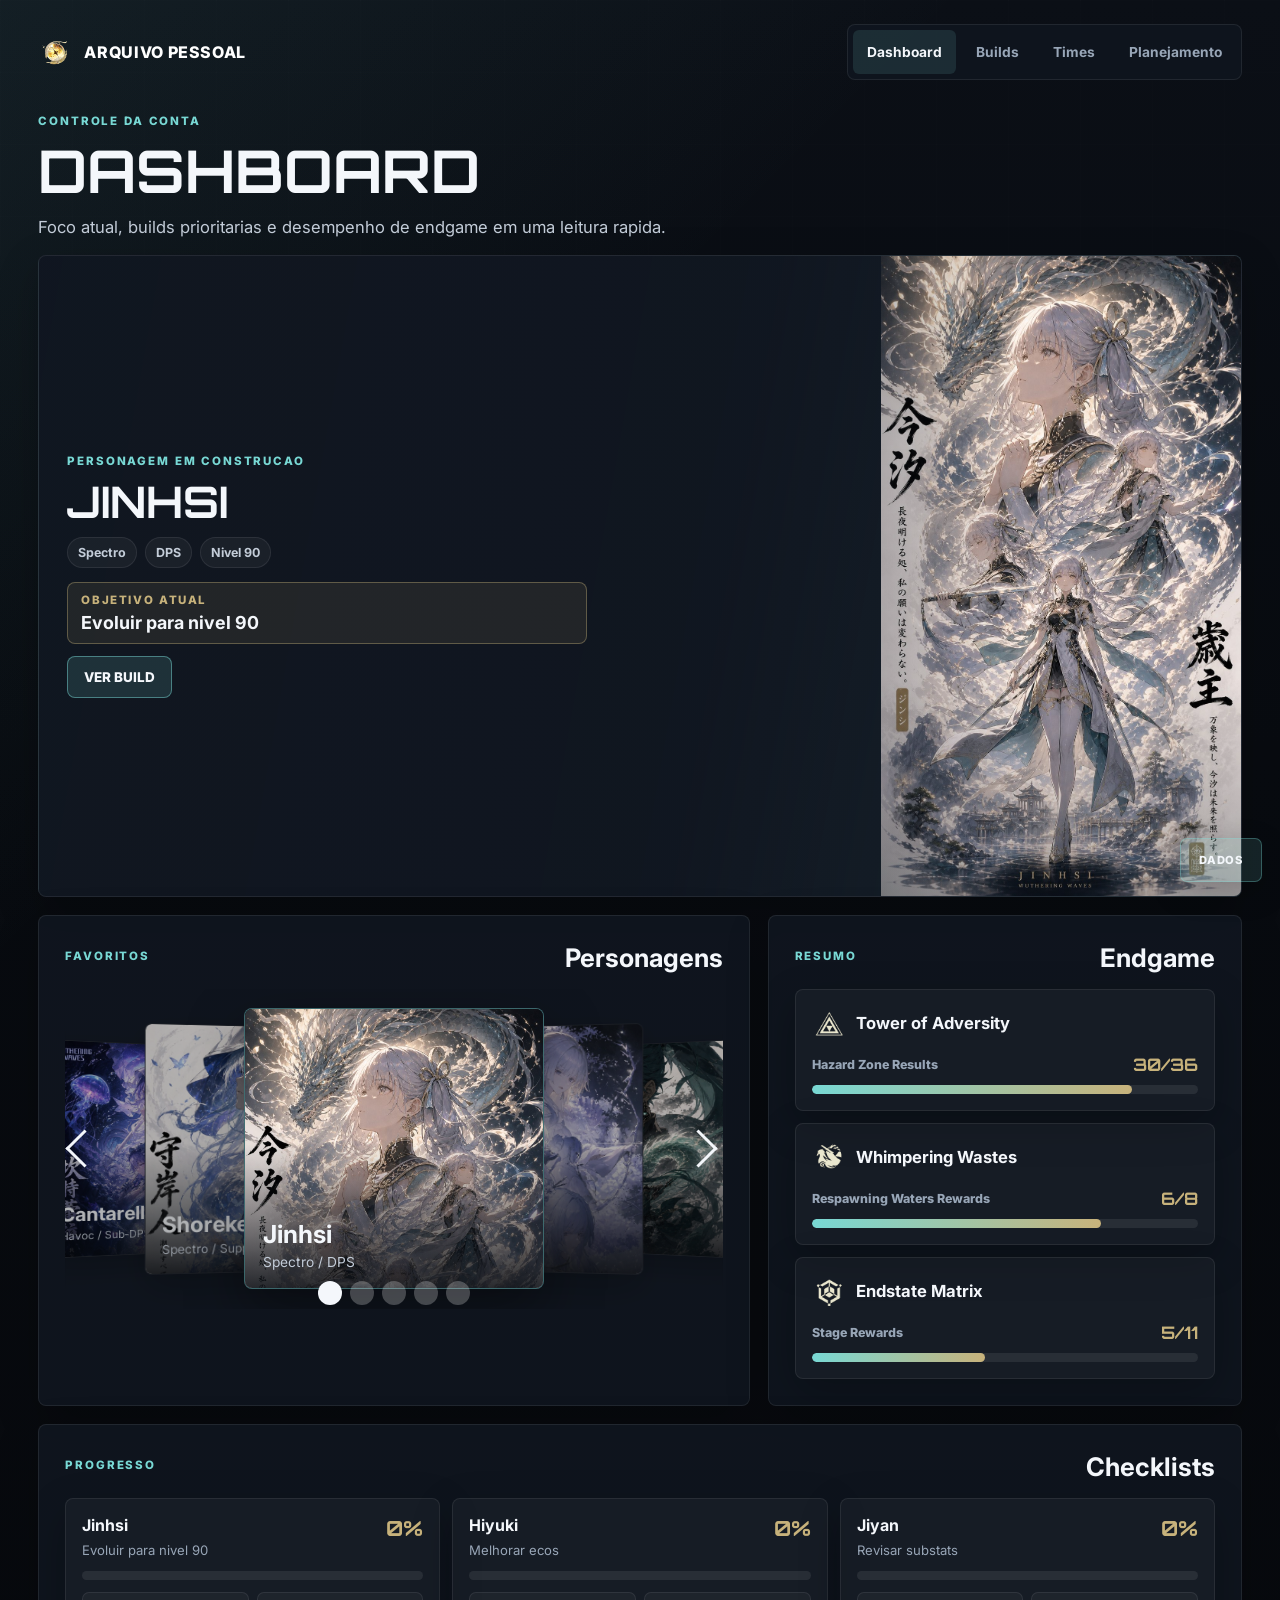
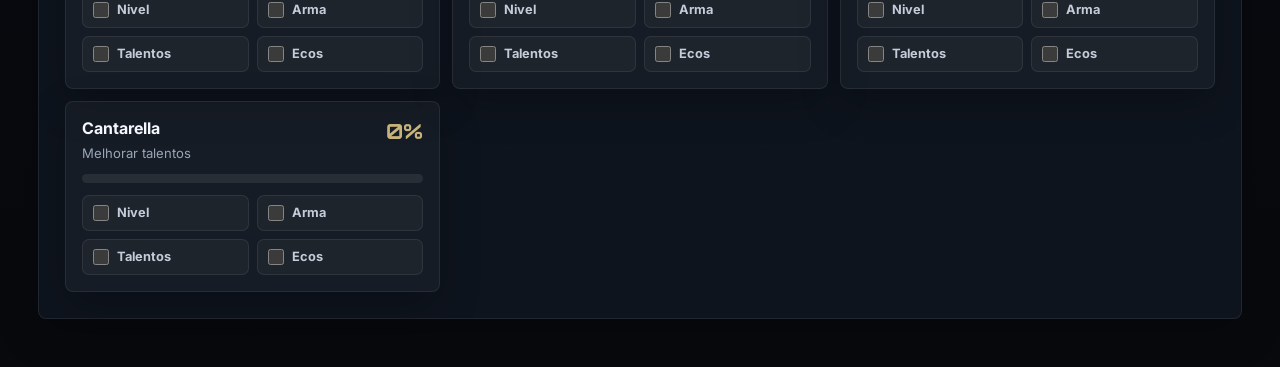
<file: index.html>
<!DOCTYPE html>
<html lang="pt-BR">
  <head>
    <meta charset="UTF-8" />
    <meta name="viewport" content="width=device-width, initial-scale=1.0" />
    <title>Wuthering Waves | Arquivo Pessoal</title>
    <link rel="icon" type="image/png" href="assets/images/icons/app-icon.png" />
    <link rel="preconnect" href="https://fonts.googleapis.com" />
    <link rel="preconnect" href="https://fonts.gstatic.com" crossorigin />
    <link
      href="https://fonts.googleapis.com/css2?family=Inter:wght@400;500;600;700;800&family=Orbitron:wght@600;700;800&display=swap"
      rel="stylesheet"
    />
    <link rel="stylesheet" href="src/css/tokens.css" />
    <link rel="stylesheet" href="src/css/base.css" />
    <link rel="stylesheet" href="src/css/layout.css" />
    <link rel="stylesheet" href="src/css/components.css" />
    <link rel="stylesheet" href="src/css/pages.css" />
  </head>
  <body>
    <a class="skip-link" href="#mainContent">Pular para o conteúdo</a>
    <main class="app-shell">
      <header class="topbar">
        <a class="brand" href="index.html" aria-label="Wuthering Waves Arquivo Pessoal">
          <span class="brand-mark"></span>
          <span>Arquivo Pessoal</span>
        </a>
        <nav class="nav-links" aria-label="Navegacao principal">
          <a class="is-active" aria-current="page" href="index.html">Dashboard</a>
          <a href="pages/builds.html">Builds</a>
          <a href="pages/teams.html">Times</a>
          <a href="pages/planning.html">Planejamento</a>
        </nav>
      </header>

      <section id="mainContent" tabindex="-1" class="page-heading" aria-labelledby="dashboardTitle">
        <p class="eyebrow">Controle da conta</p>
        <h1 id="dashboardTitle">Dashboard</h1>
        <p>
          Foco atual, builds prioritarias e desempenho de endgame em uma leitura
          rapida.
        </p>
      </section>

      <section id="dashboardRoot" aria-live="polite"></section>
    </main>

    <script src="src/data/characters.js"></script>
    <script src="src/data/endgame.js"></script>
    <script src="src/js/common.js"></script>
    <script src="src/js/dashboard.js"></script>
    <script src="src/js/endgame-state.js"></script>
    <script src="src/js/app.js"></script>
  </body>
</html>
</file>
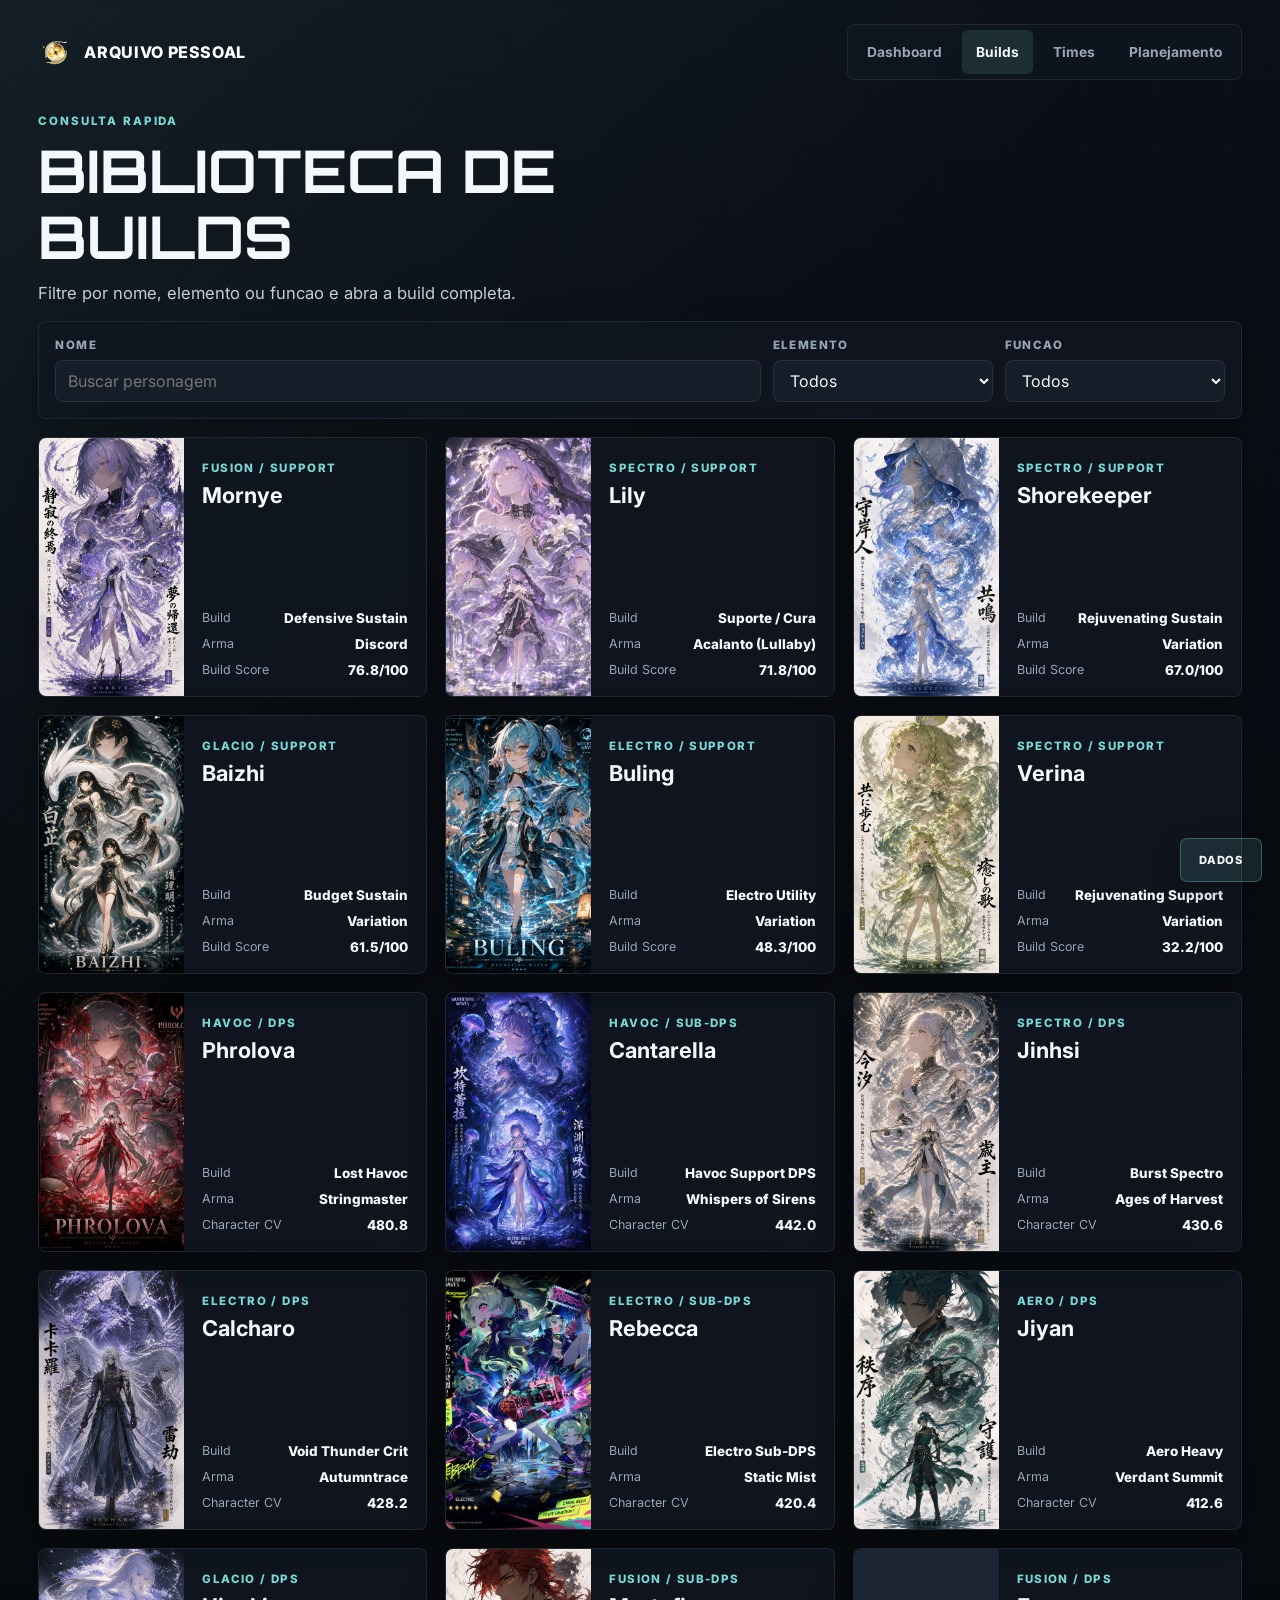
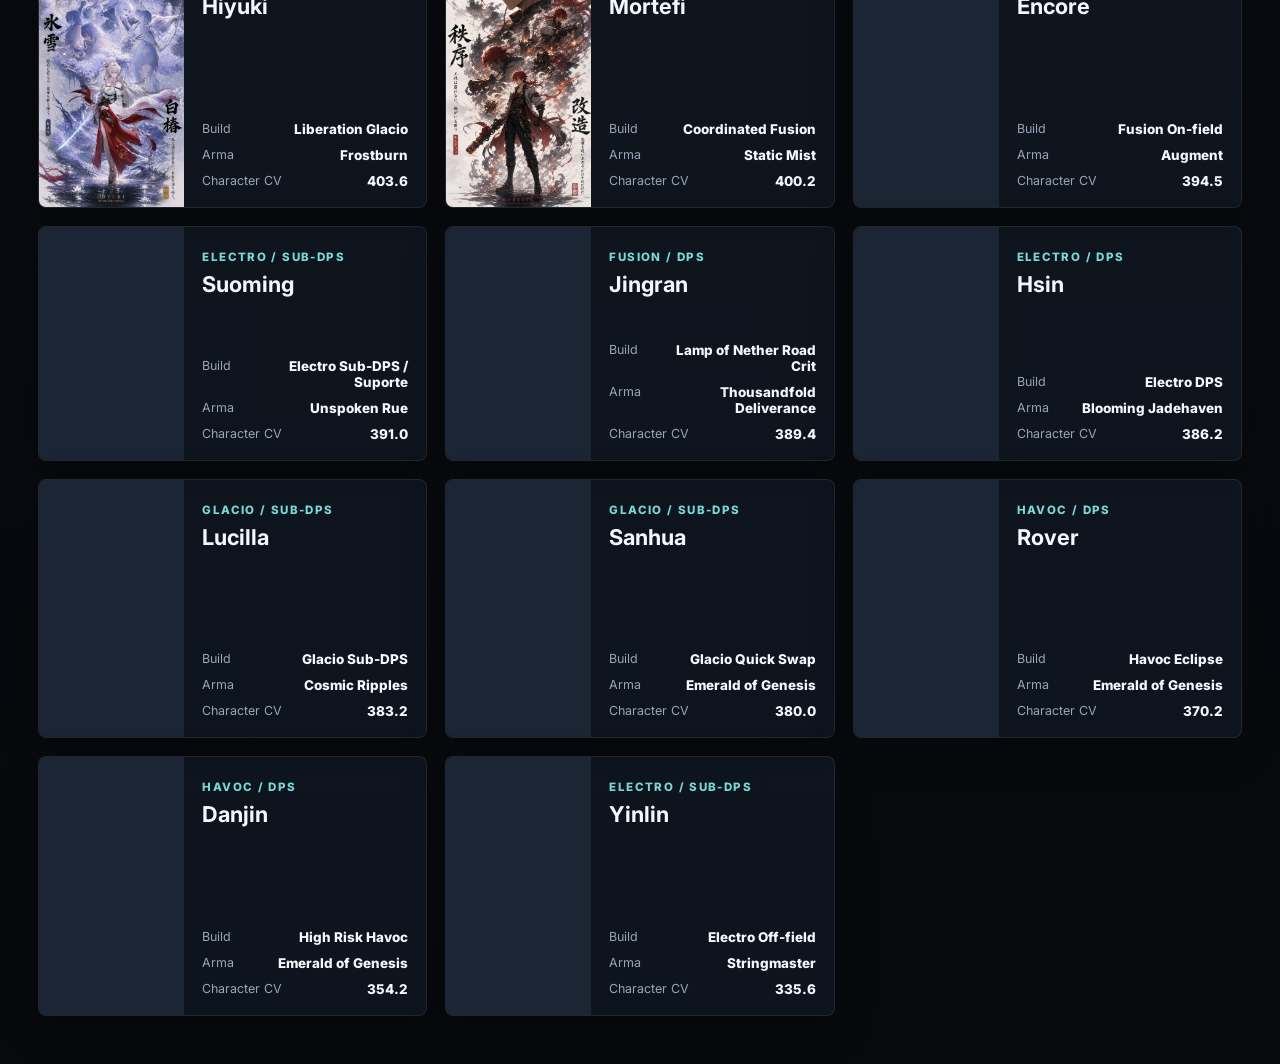
<file: pages/builds.html>
<!DOCTYPE html>
<html lang="pt-BR">
  <head>
    <meta charset="UTF-8" />
    <meta name="viewport" content="width=device-width, initial-scale=1.0" />
    <title>Biblioteca de Builds | Arquivo Pessoal</title>
    <link rel="icon" type="image/png" href="../assets/images/icons/app-icon.png" />
    <link rel="preconnect" href="https://fonts.googleapis.com" />
    <link rel="preconnect" href="https://fonts.gstatic.com" crossorigin />
    <link
      href="https://fonts.googleapis.com/css2?family=Inter:wght@400;500;600;700;800&family=Orbitron:wght@600;700;800&display=swap"
      rel="stylesheet"
    />
    <link rel="stylesheet" href="../src/css/tokens.css" />
    <link rel="stylesheet" href="../src/css/base.css" />
    <link rel="stylesheet" href="../src/css/layout.css" />
    <link rel="stylesheet" href="../src/css/components.css" />
    <link rel="stylesheet" href="../src/css/pages.css" />
  </head>
  <body>
    <a class="skip-link" href="#mainContent">Pular para o conteúdo</a>
    <main class="app-shell">
      <header class="topbar">
        <a class="brand" href="../index.html" aria-label="Voltar para o dashboard">
          <span class="brand-mark"></span>
          <span>Arquivo Pessoal</span>
        </a>
        <nav class="nav-links" aria-label="Navegacao principal">
          <a href="../index.html">Dashboard</a>
          <a class="is-active" aria-current="page" href="builds.html">Builds</a>
          <a href="teams.html">Times</a>
          <a href="planning.html">Planejamento</a>
        </nav>
      </header>

      <section id="mainContent" tabindex="-1" class="page-heading" aria-labelledby="libraryTitle">
        <p class="eyebrow">Consulta rapida</p>
        <h1 id="libraryTitle">Biblioteca de Builds</h1>
        <p>Filtre por nome, elemento ou funcao e abra a build completa.</p>
      </section>

      <section class="library-toolbar" aria-label="Filtros da biblioteca">
        <label>
          <span>Nome</span>
          <input id="nameFilter" type="search" placeholder="Buscar personagem" />
        </label>
        <label>
          <span>Elemento</span>
          <select id="elementFilter"></select>
        </label>
        <label>
          <span>Funcao</span>
          <select id="functionFilter"></select>
        </label>
      </section>

      <p id="libraryResultCount" class="sr-only" role="status"></p>
      <section id="buildLibraryRoot" class="library-grid" aria-busy="true"></section>
    </main>

    <script src="../src/data/characters.js"></script>
    <script src="../src/js/common.js"></script>
    <script src="../src/js/build-library.js"></script>
    <script src="../src/js/app.js"></script>
  </body>
</html>
</file>
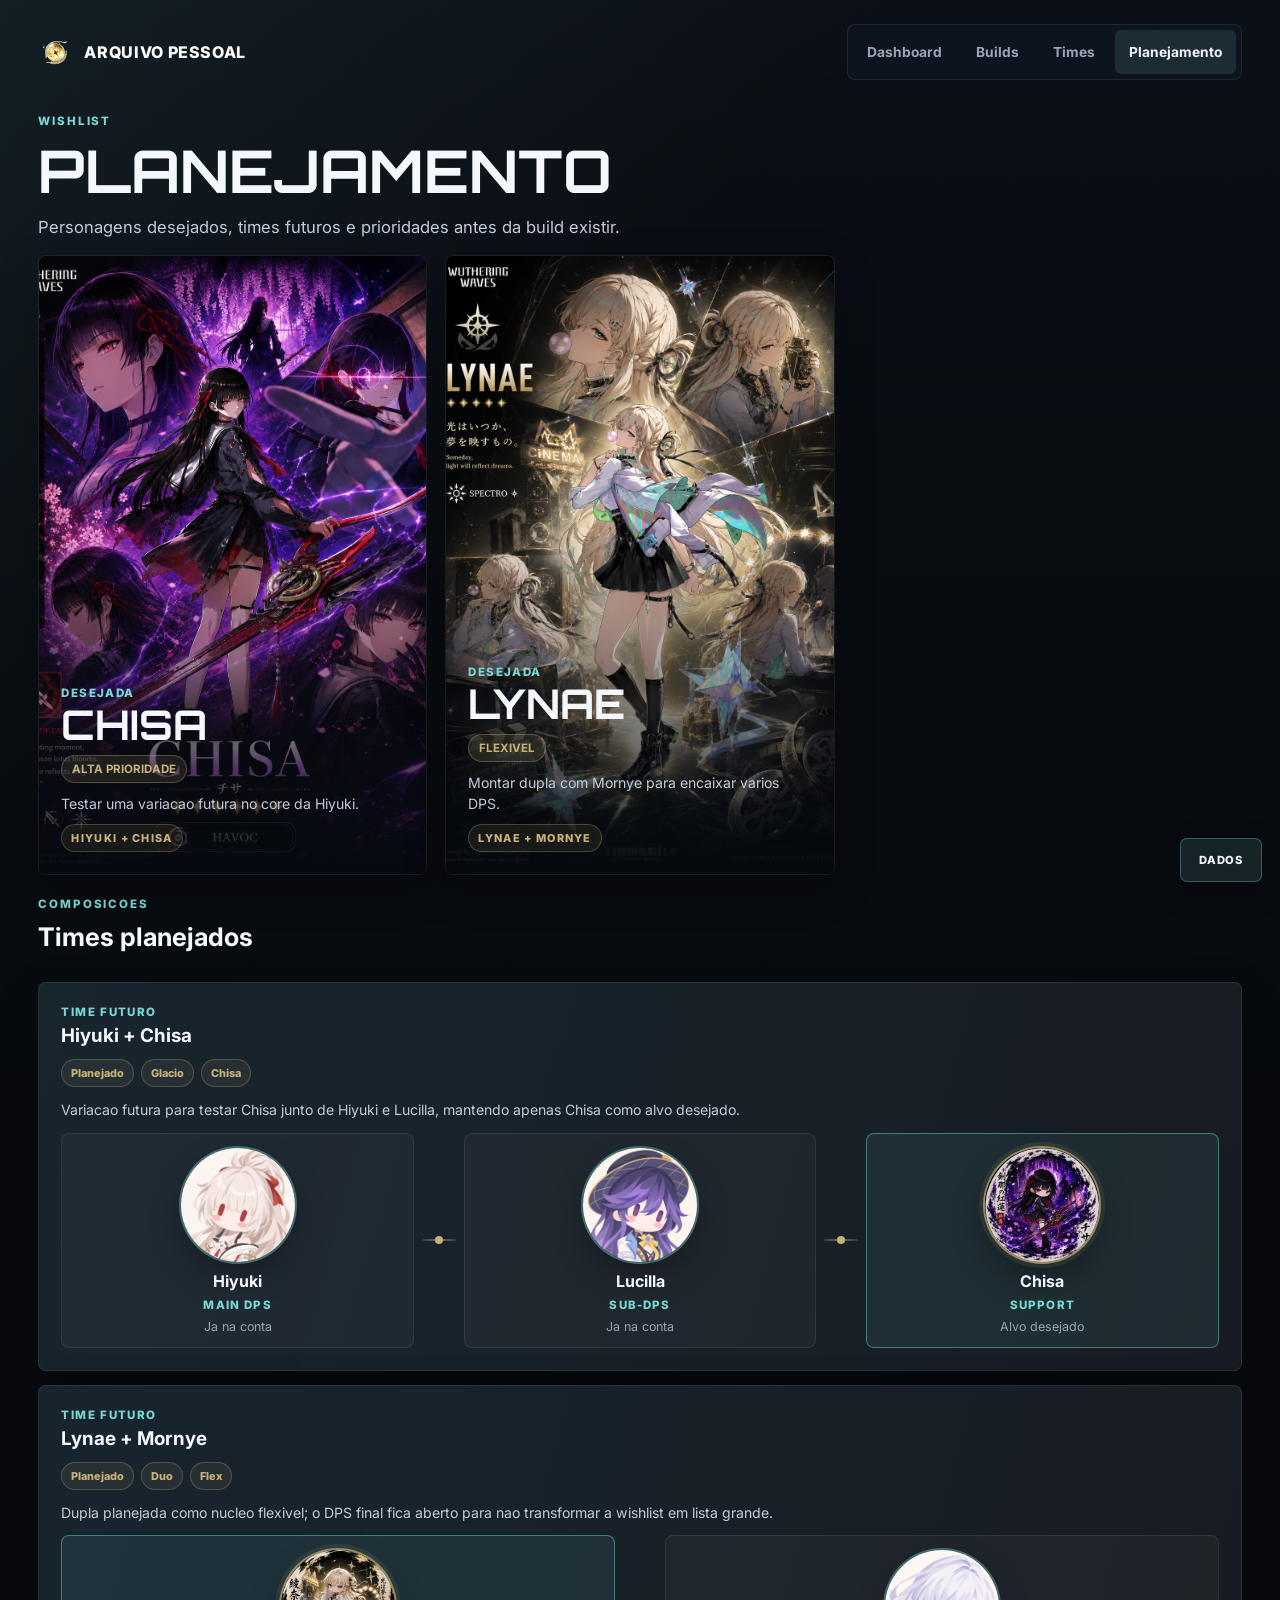
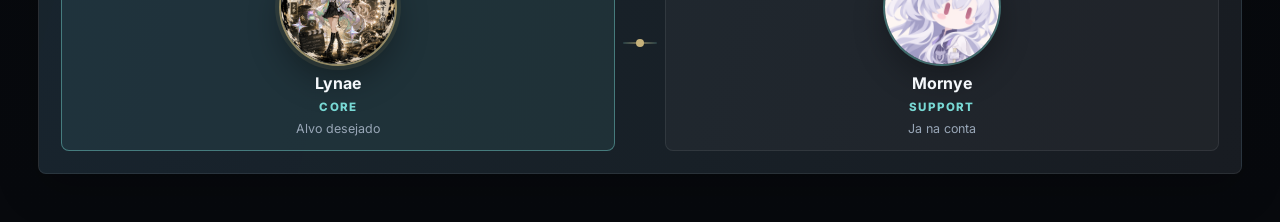
<file: pages/planning.html>
<!DOCTYPE html>
<html lang="pt-BR">
  <head>
    <meta charset="UTF-8" />
    <meta name="viewport" content="width=device-width, initial-scale=1.0" />
    <title>Planejamento | Arquivo Pessoal</title>
    <link rel="icon" type="image/png" href="../assets/images/icons/app-icon.png" />
    <link rel="preconnect" href="https://fonts.googleapis.com" />
    <link rel="preconnect" href="https://fonts.gstatic.com" crossorigin />
    <link
      href="https://fonts.googleapis.com/css2?family=Inter:wght@400;500;600;700;800&family=Orbitron:wght@600;700;800&display=swap"
      rel="stylesheet"
    />
    <link rel="stylesheet" href="../src/css/tokens.css" />
    <link rel="stylesheet" href="../src/css/base.css" />
    <link rel="stylesheet" href="../src/css/layout.css" />
    <link rel="stylesheet" href="../src/css/components.css" />
    <link rel="stylesheet" href="../src/css/pages.css" />
  </head>
  <body>
    <a class="skip-link" href="#mainContent">Pular para o conteúdo</a>
    <main class="app-shell">
      <header class="topbar">
        <a class="brand" href="../index.html" aria-label="Voltar para o dashboard">
          <span class="brand-mark"></span>
          <span>Arquivo Pessoal</span>
        </a>
        <nav class="nav-links" aria-label="Navegacao principal">
          <a href="../index.html">Dashboard</a>
          <a href="builds.html">Builds</a>
          <a href="teams.html">Times</a>
          <a class="is-active" aria-current="page" href="planning.html">Planejamento</a>
        </nav>
      </header>

      <section id="mainContent" tabindex="-1" class="page-heading" aria-labelledby="planningTitle">
        <p class="eyebrow">Wishlist</p>
        <h1 id="planningTitle">Planejamento</h1>
        <p>Personagens desejados, times futuros e prioridades antes da build existir.</p>
      </section>

      <section id="planningRoot" class="planning-page" aria-live="polite"></section>
    </main>

    <script src="../src/data/characters.js"></script>
    <script src="../src/js/common.js"></script>
    <script src="../src/js/planning-page.js"></script>
    <script src="../src/js/app.js"></script>
  </body>
</html>
</file>
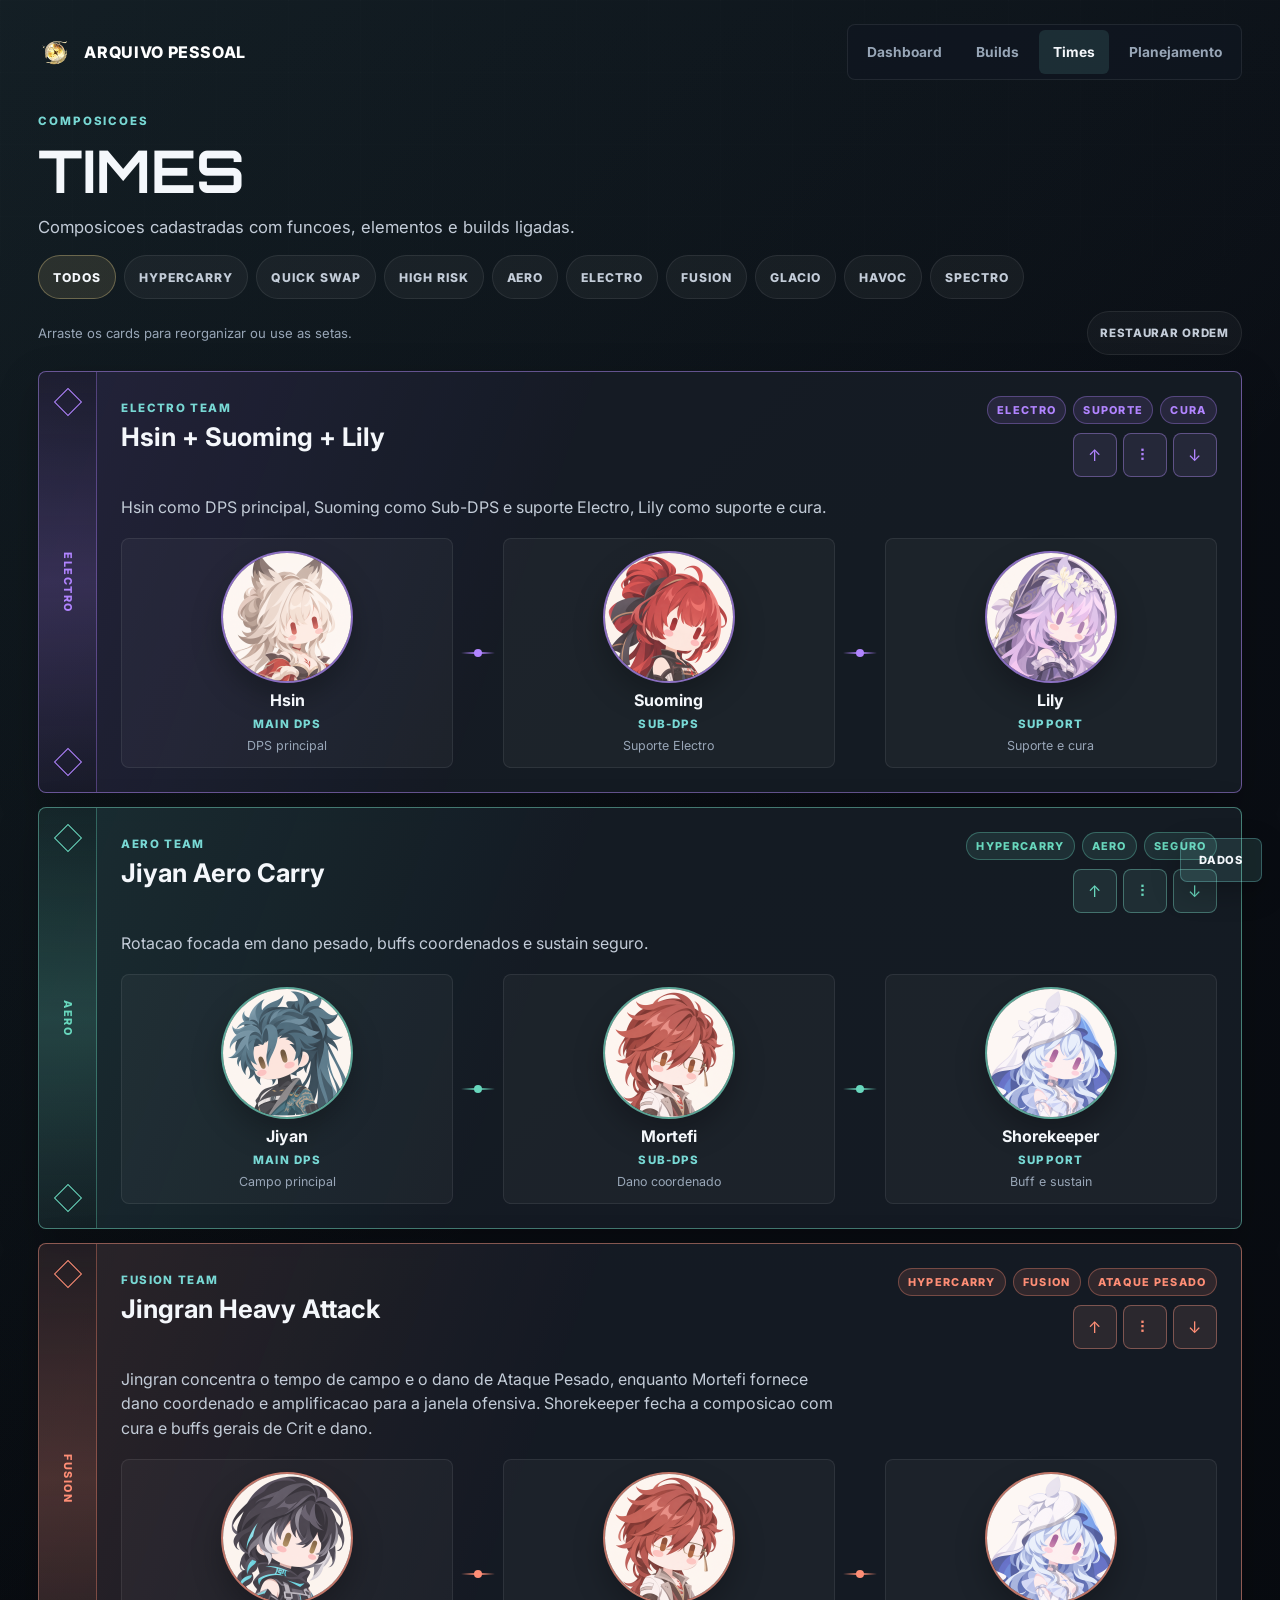
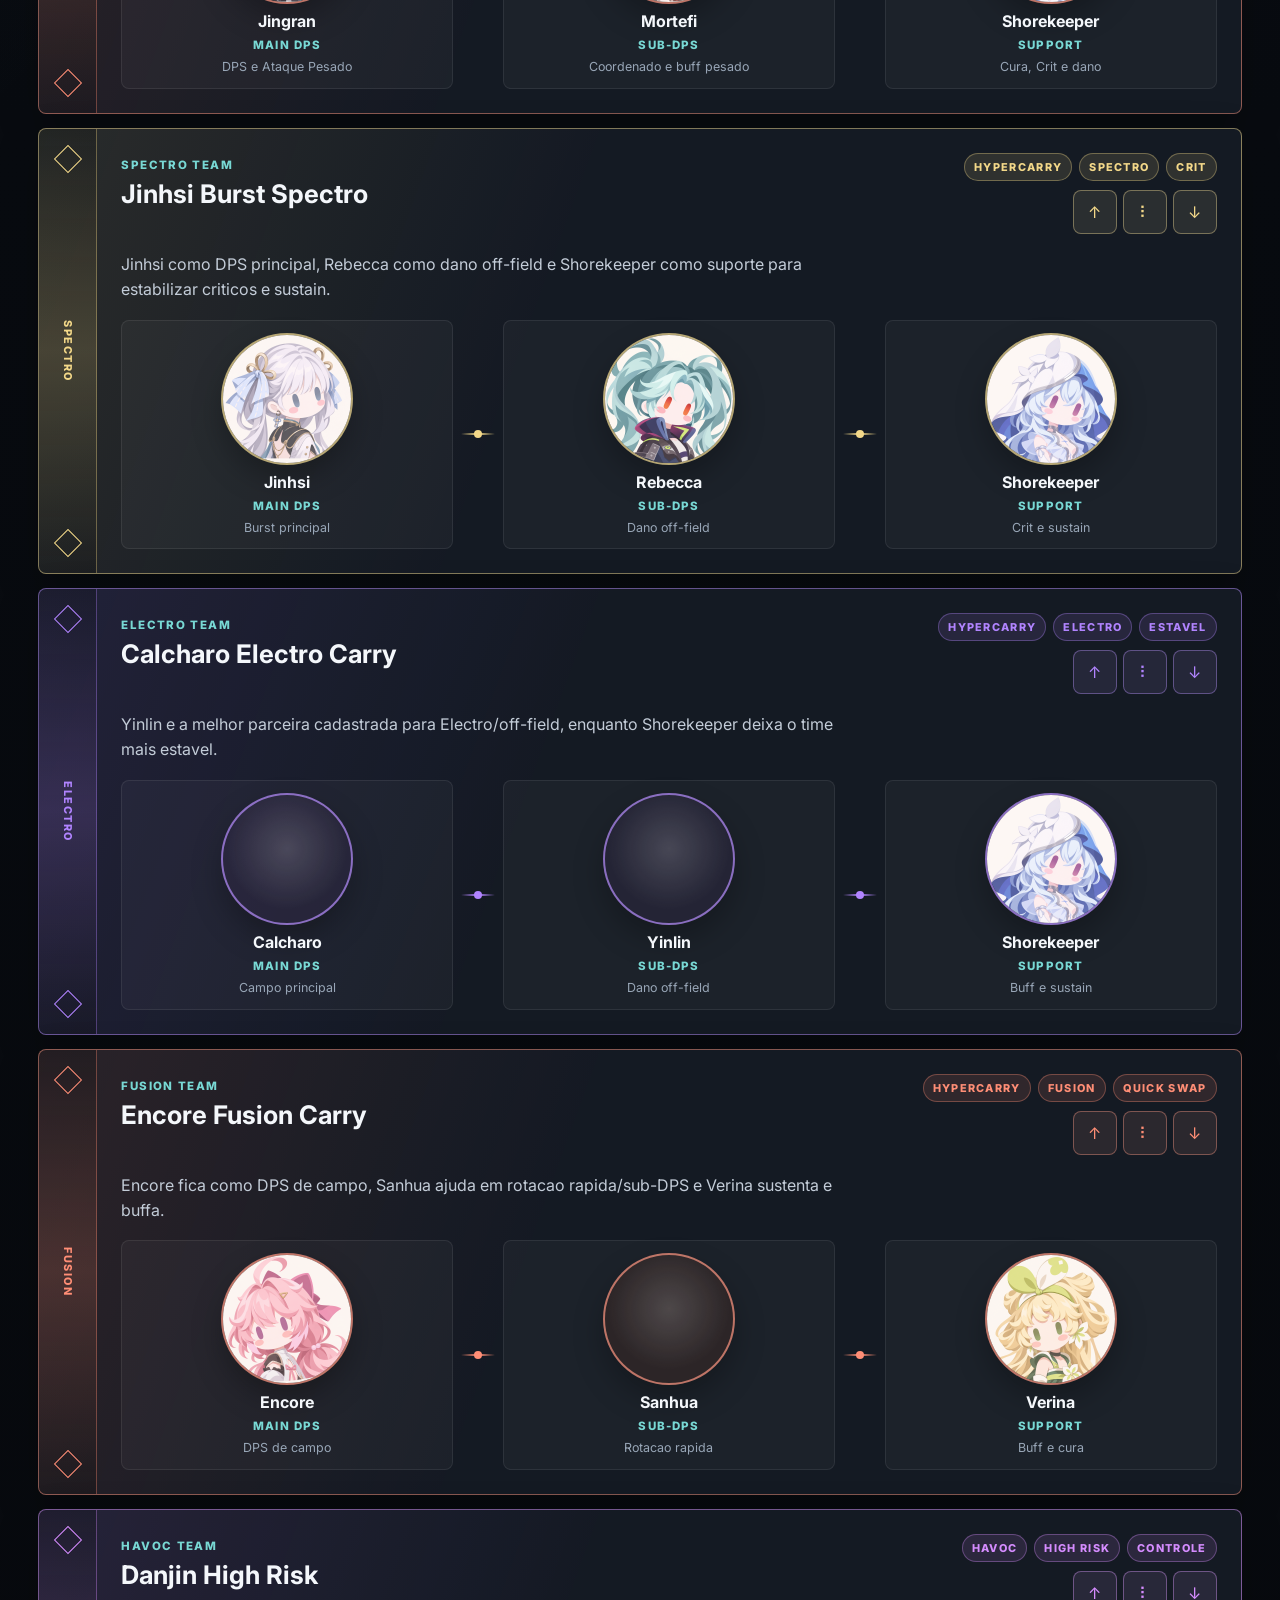
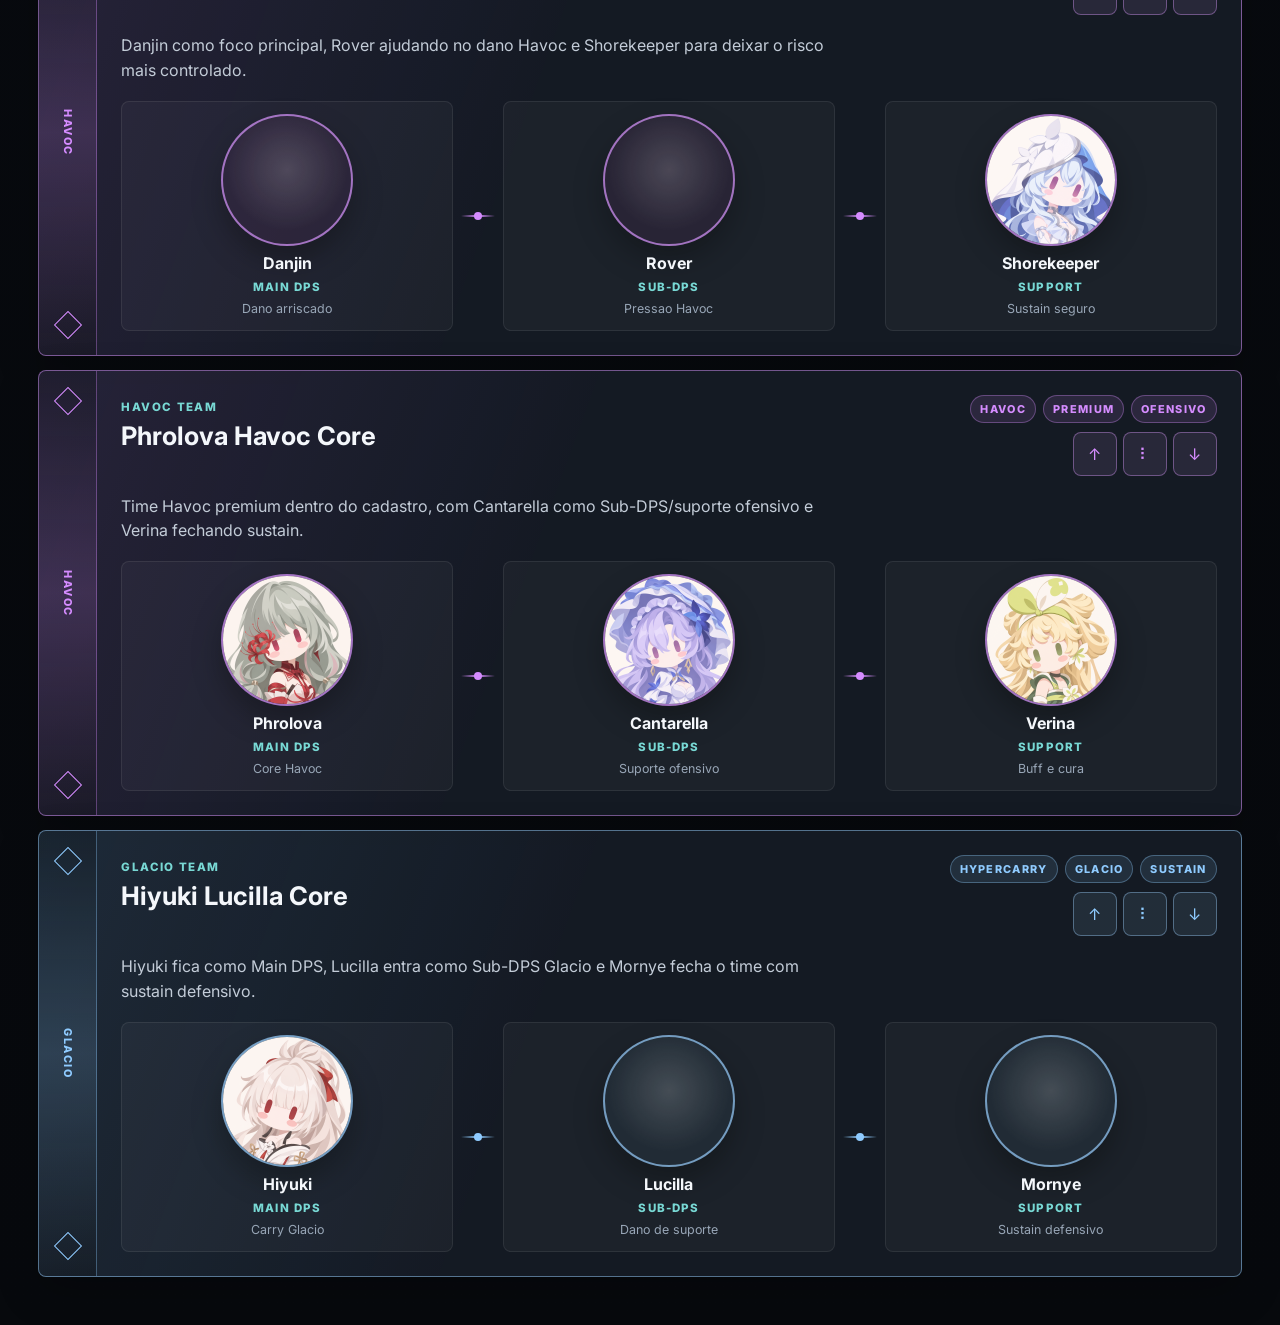
<file: pages/teams.html>
<!DOCTYPE html>
<html lang="pt-BR">
  <head>
    <meta charset="UTF-8" />
    <meta name="viewport" content="width=device-width, initial-scale=1.0" />
    <title>Times | Arquivo Pessoal</title>
    <link rel="icon" type="image/png" href="../assets/images/icons/app-icon.png" />
    <link rel="preconnect" href="https://fonts.googleapis.com" />
    <link rel="preconnect" href="https://fonts.gstatic.com" crossorigin />
    <link
      href="https://fonts.googleapis.com/css2?family=Inter:wght@400;500;600;700;800&family=Orbitron:wght@600;700;800&display=swap"
      rel="stylesheet"
    />
    <link rel="stylesheet" href="../src/css/tokens.css" />
    <link rel="stylesheet" href="../src/css/base.css" />
    <link rel="stylesheet" href="../src/css/layout.css" />
    <link rel="stylesheet" href="../src/css/components.css" />
    <link rel="stylesheet" href="../src/css/pages.css" />
  </head>
  <body>
    <a class="skip-link" href="#mainContent">Pular para o conteúdo</a>
    <main class="app-shell">
      <header class="topbar">
        <a class="brand" href="../index.html" aria-label="Voltar para o dashboard">
          <span class="brand-mark"></span>
          <span>Arquivo Pessoal</span>
        </a>
        <nav class="nav-links" aria-label="Navegacao principal">
          <a href="../index.html">Dashboard</a>
          <a href="builds.html">Builds</a>
          <a class="is-active" aria-current="page" href="teams.html">Times</a>
          <a href="planning.html">Planejamento</a>
        </nav>
      </header>

      <section id="mainContent" tabindex="-1" class="page-heading" aria-labelledby="teamsTitle">
        <p class="eyebrow">Composicoes</p>
        <h1 id="teamsTitle">Times</h1>
        <p>Composicoes cadastradas com funcoes, elementos e builds ligadas.</p>
      </section>

      <section class="teams-toolbar" aria-label="Filtros e ordem dos times">
        <div id="teamFilterRoot" class="team-filter-row"></div>
        <div class="team-order-toolbar">
          <p id="teamOrderHint">Arraste os cards para reorganizar ou use as setas.</p>
          <button id="resetTeamOrder" class="team-order-reset" type="button">Restaurar ordem</button>
        </div>
        <p id="teamOrderStatus" class="sr-only" aria-live="polite"></p>
      </section>

      <section id="teamsRoot" class="teams-page-list" aria-live="polite"></section>
    </main>

    <script src="../src/data/characters.js"></script>
    <script src="../src/data/teams.js"></script>
    <script src="../src/js/common.js"></script>
    <script src="../src/js/teams-page.js"></script>
    <script src="../src/js/app.js"></script>
  </body>
</html>
</file>
<file: src/css/tokens.css>
:root {
  --bg: #080b10;
  --surface: #101620;
  --surface-2: #151d29;
  --surface-3: #1b2533;
  --line: #263241;
  --line-soft: rgba(255, 255, 255, 0.08);
  --text: #f4f7fb;
  --muted: #98a6b7;
  --muted-2: #c3ccd8;
  --accent: #78d8d4;
  --accent-strong: #c7b27b;
  --success: #86d99f;
  --warning: #e6c36f;
  --danger: #e17d88;
  --shadow: 0 22px 70px rgba(0, 0, 0, 0.36);
  --radius: 8px;
  --ease: 180ms ease;
}
</file>
<file: src/css/base.css>
* {
  box-sizing: border-box;
}

html {
  scroll-behavior: smooth;
}

body {
  min-height: 100vh;
  margin: 0;
  background:
    linear-gradient(135deg, rgba(120, 216, 212, 0.08), transparent 30%),
    linear-gradient(180deg, #0b0f16 0%, var(--bg) 38%, #07090d 100%);
  color: var(--text);
  font-family: "Inter", system-ui, -apple-system, BlinkMacSystemFont, "Segoe UI", sans-serif;
}

body::before {
  content: "";
  position: fixed;
  inset: 0;
  z-index: -1;
  pointer-events: none;
  opacity: 0.22;
  background-image:
    linear-gradient(rgba(255, 255, 255, 0.05) 1px, transparent 1px),
    linear-gradient(90deg, rgba(255, 255, 255, 0.05) 1px, transparent 1px);
  background-size: 72px 72px;
  mask-image: linear-gradient(to bottom, black, transparent 82%);
}

a {
  color: inherit;
  text-decoration: none;
}

button,
input,
select {
  font: inherit;
}

img {
  display: block;
  max-width: 100%;
}


/* Keyboard access and native dark controls. */
html { color-scheme: dark; }
:root :focus-visible {
  outline: 3px solid var(--accent);
  outline-offset: 3px;
}
.data-tools label:focus-within {
  outline: 3px solid var(--accent);
  outline-offset: 3px;
}

@media (prefers-reduced-motion: reduce) {
  html { scroll-behavior: auto; }
  *, *::before, *::after {
    animation-duration: 0.01ms !important;
    animation-iteration-count: 1 !important;
    transition-duration: 0.01ms !important;
    scroll-behavior: auto !important;
  }
}

.skip-link {
  position: fixed; top: 8px; left: 8px; z-index: 1000;
  padding: 12px 16px; background: var(--surface); color: var(--text);
  border: 2px solid var(--accent); border-radius: var(--radius);
  transform: translateY(-160%);
}
.skip-link:focus { transform: translateY(0); }
</file>
<file: src/css/layout.css>
.app-shell {
  width: min(1680px, 100%);
  min-height: 100vh;
  margin: 0 auto;
  padding: 24px clamp(16px, 3vw, 48px) 48px;
}

.topbar {
  display: flex;
  align-items: center;
  justify-content: space-between;
  gap: 20px;
  min-height: 54px;
}

.brand {
  display: inline-flex;
  align-items: center;
  gap: 12px;
  color: #ffffff;
  font-weight: 800;
  letter-spacing: 0.04em;
  text-transform: uppercase;
}

.brand-mark {
  width: 34px;
  height: 34px;
  background: url("../../assets/images/icons/app-icon.png") center / contain no-repeat;
}

.nav-links {
  display: flex;
  align-items: center;
  gap: 6px;
  padding: 5px;
  border: 1px solid var(--line-soft);
  border-radius: var(--radius);
  background: rgba(16, 22, 32, 0.78);
}

.nav-links a {
  min-height: 36px;
  padding: 0 14px;
  border-radius: 6px;
  color: var(--muted);
  display: inline-flex;
  align-items: center;
  font-size: 0.86rem;
  font-weight: 700;
  transition: color var(--ease), background var(--ease);
}

.nav-links a:hover,
.nav-links a.is-active {
  color: var(--text);
  background: rgba(120, 216, 212, 0.12);
}

.page-heading {
  max-width: 760px;
  padding: clamp(18px, 3vw, 34px) 0 14px;
}

.eyebrow {
  margin: 0 0 10px;
  color: var(--accent);
  font-size: 0.72rem;
  font-weight: 800;
  letter-spacing: 0.16em;
  text-transform: uppercase;
}

h1,
h2,
h3,
p {
  margin-top: 0;
}

h1,
h2 {
  letter-spacing: 0;
}

.page-heading h1 {
  margin-bottom: 10px;
  font-family: "Orbitron", sans-serif;
  font-size: clamp(2.2rem, 4.6vw, 4.7rem);
  line-height: 0.95;
  text-transform: uppercase;
}

.page-heading p:not(.eyebrow) {
  margin-bottom: 0;
  color: var(--muted-2);
  font-size: clamp(1rem, 1.3vw, 1.1rem);
  line-height: 1.65;
}
</file>
<file: src/css/components.css>
.dashboard-grid {
  display: grid;
  grid-template-columns: minmax(0, 1.2fr) minmax(360px, 0.8fr);
  gap: 18px;
}

.focus-card,
.dashboard-panel,
.progress-card,
.summary-card,
.planned-team,
.planned-character-card,
.favorite-card,
.favorite-slide,
.character-build,
.build-main-area,
.build-sidebar,
.library-toolbar,
.library-card,
.team-card,
.endgame-card,
.main-stats-panel,
.weapon-card,
.build-progress-block,
.echo-list-card,
.cv-card {
  border: 1px solid var(--line-soft);
  border-radius: var(--radius);
  background: rgba(16, 22, 32, 0.88);
  box-shadow: 0 14px 42px rgba(0, 0, 0, 0.22);
}

.focus-card {
  grid-column: 1 / -1;
  display: grid;
  grid-template-columns: minmax(0, 1fr) clamp(260px, 31vw, 360px);
  min-height: clamp(300px, 38vw, 430px);
  max-height: none;
  overflow: hidden;
  background:
    linear-gradient(100deg, rgba(16, 22, 32, 0.98) 0%, rgba(16, 22, 32, 0.92) 56%, rgba(120, 216, 212, 0.08) 100%),
    var(--surface);
}

.focus-copy {
  display: flex;
  flex-direction: column;
  justify-content: flex-start;
  align-self: center;
  padding: clamp(18px, 2.2vw, 28px);
}

.focus-copy h2 {
  margin: 0 0 10px;
  font-family: "Orbitron", sans-serif;
  font-size: clamp(1.95rem, 3.4vw, 3.6rem);
  line-height: 0.95;
  text-transform: uppercase;
}

.meta-row,
.overview-grid,
.tag-row {
  display: flex;
  flex-wrap: wrap;
  gap: 8px;
}

.meta-row span,
.overview-grid span,
.tag-row span {
  min-height: 30px;
  padding: 7px 10px;
  border: 1px solid var(--line-soft);
  border-radius: 999px;
  background: rgba(255, 255, 255, 0.045);
  color: var(--muted-2);
  font-size: 0.78rem;
  font-weight: 700;
}

.objective-pill {
  width: min(520px, 100%);
  margin: 14px 0 12px;
  padding: 10px 13px;
  border: 1px solid rgba(199, 178, 123, 0.38);
  border-radius: var(--radius);
  background: rgba(199, 178, 123, 0.1);
}

.objective-pill span {
  display: block;
  margin-bottom: 5px;
  color: var(--accent-strong);
  font-size: 0.72rem;
  font-weight: 800;
  letter-spacing: 0.14em;
  text-transform: uppercase;
}

.objective-pill strong {
  font-size: clamp(1rem, 1.4vw, 1.16rem);
}

.focus-actions {
  display: flex;
  flex-wrap: wrap;
  gap: 10px;
}

.button {
  min-height: 42px;
  display: inline-flex;
  align-items: center;
  justify-content: center;
  padding: 0 16px;
  border: 1px solid var(--line-soft);
  border-radius: var(--radius);
  color: var(--text);
  font-size: 0.84rem;
  font-weight: 800;
  text-transform: uppercase;
  transition: transform var(--ease), background var(--ease), border-color var(--ease);
}

.button:hover {
  transform: translateY(-1px);
}

.button.primary {
  border-color: rgba(120, 216, 212, 0.48);
  background: rgba(120, 216, 212, 0.14);
}

.button.ghost {
  background: rgba(255, 255, 255, 0.045);
}

.focus-art {
  position: relative;
  align-self: stretch;
  min-height: 100%;
  max-height: none;
  overflow: hidden;
  background: rgba(0, 0, 0, 0.22);
}

.focus-art::after {
  content: "";
  position: absolute;
  inset: 0;
  background: linear-gradient(90deg, rgba(16, 22, 32, 0.28), transparent 38%),
    linear-gradient(180deg, transparent 66%, rgba(16, 22, 32, 0.32));
}

.focus-art img {
  width: 100%;
  height: 100%;
  object-fit: contain;
  object-position: center;
}

.dashboard-panel {
  padding: clamp(18px, 2.2vw, 26px);
}

.favorite-panel {
  min-width: 0;
}

.checklist-panel {
  grid-column: 1 / -1;
}

.section-title {
  display: flex;
  align-items: end;
  justify-content: space-between;
  gap: 16px;
  margin-bottom: 16px;
}

.section-title h2 {
  margin: 0;
  font-size: clamp(1.25rem, 2vw, 1.7rem);
}

.favorite-carousel {
  position: relative;
  display: grid;
  place-items: center;
  min-height: clamp(230px, 25vw, 340px);
  overflow: hidden;
}

.favorite-carousel-stage {
  position: relative;
  width: 100%;
  height: clamp(190px, 22vw, 290px);
  perspective: 1200px;
}

.favorite-slide {
  --slide-shift: calc(var(--slide-offset) * clamp(62px, 9vw, 128px));
  --slide-scale: 1;
  --slide-z: 10;
  position: absolute;
  inset: 0;
  width: min(300px, 58vw);
  height: 100%;
  margin: auto;
  overflow: hidden;
  pointer-events: none;
  opacity: 0;
  transform:
    translateX(var(--slide-shift))
    scale(var(--slide-scale))
    rotateY(calc(var(--slide-offset) * -12deg));
  transform-origin: center;
  z-index: var(--slide-z);
  transition: transform 240ms ease, opacity 240ms ease, filter 240ms ease, border-color 240ms ease;
}

.favorite-slide[data-slide-offset="-2"],
.favorite-slide[data-slide-offset="2"] {
  --slide-scale: 0.74;
  --slide-z: 8;
}

.favorite-slide[data-slide-offset="-1"],
.favorite-slide[data-slide-offset="1"] {
  --slide-scale: 0.87;
  --slide-z: 9;
}

.favorite-slide[data-slide-offset="-2"],
.favorite-slide[data-slide-offset="-1"],
.favorite-slide[data-slide-offset="0"],
.favorite-slide[data-slide-offset="1"],
.favorite-slide[data-slide-offset="2"] {
  pointer-events: auto;
  opacity: 1;
}

.favorite-slide:not(.is-active) {
  filter: brightness(0.72) saturate(0.86);
}

.favorite-slide.is-active {
  border-color: rgba(120, 216, 212, 0.42);
  box-shadow: 0 22px 58px rgba(0, 0, 0, 0.38);
}

.favorite-slide:hover,
.summary-card:hover,
.library-card:hover {
  transform: translateY(-2px);
  border-color: rgba(120, 216, 212, 0.32);
  background: rgba(120, 216, 212, 0.08);
}

.favorite-slide:hover {
  transform:
    translateX(var(--slide-shift))
    translateY(-3px)
    scale(var(--slide-scale))
    rotateY(calc(var(--slide-offset) * -12deg));
}

.favorite-slide img {
  width: 100%;
  height: 100%;
  border-radius: 6px;
  object-fit: cover;
  object-position: center top;
  background: var(--surface-3);
}

.favorite-slide::after {
  content: "";
  position: absolute;
  inset: 48% 0 0;
  background: linear-gradient(180deg, transparent, rgba(6, 10, 16, 0.86));
}

.favorite-slide div {
  position: absolute;
  left: 18px;
  right: 18px;
  bottom: 16px;
  z-index: 1;
  display: grid;
  gap: 4px;
}

.favorite-slide strong {
  overflow-wrap: anywhere;
  font-size: clamp(1.05rem, 2vw, 1.55rem);
}

.favorite-slide span {
  color: var(--muted-2);
  font-size: 0.86rem;
  line-height: 1.4;
}

.favorite-carousel-control {
  position: absolute;
  top: 50%;
  z-index: 20;
  width: 44px;
  height: 44px;
  border: 0;
  background: transparent;
  cursor: pointer;
  transform: translateY(-50%);
}

.favorite-carousel-control.previous {
  left: 0;
}

.favorite-carousel-control.next {
  right: 0;
}

.favorite-carousel-control::before {
  content: "";
  display: block;
  width: 24px;
  height: 24px;
  border-left: 3px solid var(--text);
  border-bottom: 3px solid var(--text);
}

.favorite-carousel-control.previous::before {
  transform: rotate(45deg);
}

.favorite-carousel-control.next::before {
  transform: rotate(225deg);
}

.favorite-carousel-dots {
  position: absolute;
  bottom: 4px;
  display: flex;
  gap: 8px;
  z-index: 20;
}

.favorite-carousel-dots button {
  width: 9px;
  height: 9px;
  padding: 0;
  border: 0;
  border-radius: 50%;
  background: rgba(255, 255, 255, 0.24);
  cursor: pointer;
}

.favorite-carousel-dots button.is-active {
  background: var(--text);
}

.panel-empty {
  margin: 0;
  padding: 16px;
  border: 1px solid var(--line-soft);
  border-radius: var(--radius);
  background: rgba(255, 255, 255, 0.035);
  color: var(--muted);
  font-size: 0.9rem;
}

.summary-grid,
.checklist-grid {
  display: grid;
  gap: 12px;
}

.checklist-grid {
  grid-template-columns: repeat(auto-fit, minmax(min(360px, 100%), 1fr));
}

.summary-card {
  display: grid;
  gap: 12px;
  padding: 16px;
  background: rgba(255, 255, 255, 0.035);
  transition: transform var(--ease), border-color var(--ease), background var(--ease);
}

.summary-card-toggle {
  display: grid;
  gap: 0;
  width: 100%;
  padding: 0;
  border: 0;
  background: transparent;
  color: inherit;
  cursor: pointer;
  text-align: left;
}

.summary-card.is-expanded {
  border-color: rgba(120, 216, 212, 0.34);
  background: rgba(120, 216, 212, 0.07);
}

.summary-card > span,
.endgame-metric-head span,
.library-card-body span {
  color: var(--accent);
  font-size: 0.72rem;
  font-weight: 800;
  letter-spacing: 0.12em;
  text-transform: uppercase;
}

.summary-card-head {
  display: grid;
  grid-template-columns: 34px minmax(0, 1fr);
  align-items: center;
  gap: 10px;
  margin-bottom: 14px;
}

.summary-card-head img {
  width: 34px;
  height: 34px;
  object-fit: contain;
}

.summary-card-head > span {
  display: grid;
  place-items: center;
  width: 34px;
  height: 34px;
  border: 1px solid var(--line-soft);
  border-radius: 7px;
  color: var(--accent);
  font-family: "Orbitron", sans-serif;
  font-size: 0.72rem;
  font-weight: 800;
}

.summary-card h3 {
  margin: 0;
  overflow-wrap: anywhere;
  font-size: 1.04rem;
}

.summary-progress {
  display: grid;
  gap: 10px;
}

.summary-progress div {
  display: flex;
  align-items: center;
  justify-content: space-between;
  gap: 12px;
}

.summary-progress span {
  overflow: hidden;
  color: var(--muted);
  font-size: 0.78rem;
  font-weight: 800;
  text-overflow: ellipsis;
  white-space: nowrap;
}

.summary-progress strong {
  color: var(--accent-strong);
  font-family: "Orbitron", sans-serif;
  font-size: 1.08rem;
  white-space: nowrap;
}

.summary-progress i {
  display: block;
  height: 9px;
  overflow: hidden;
  border-radius: 999px;
  background: rgba(255, 255, 255, 0.08);
}

.summary-progress b {
  display: block;
  height: 100%;
  border-radius: inherit;
  background: linear-gradient(90deg, var(--accent), var(--accent-strong));
}

.summary-progress-form {
  display: grid;
  grid-template-columns: repeat(2, minmax(0, 1fr)) auto;
  gap: 8px;
  align-items: end;
  padding-top: 2px;
}

.summary-progress-form label {
  display: grid;
  gap: 6px;
  min-width: 0;
}

.summary-progress-form label span {
  color: var(--muted);
  font-size: 0.68rem;
  font-weight: 800;
  letter-spacing: 0.1em;
  text-transform: uppercase;
}

.summary-progress-form input {
  width: 100%;
  min-height: 34px;
  border: 1px solid var(--line-soft);
  border-radius: 7px;
  background: rgba(255, 255, 255, 0.045);
  color: var(--text);
  padding: 0 9px;
  outline: none;
}

.summary-progress-form input:focus {
  border-color: rgba(120, 216, 212, 0.52);
}

.summary-progress-form button {
  min-height: 34px;
  padding: 0 10px;
  border: 1px solid rgba(120, 216, 212, 0.3);
  border-radius: 7px;
  background: rgba(120, 216, 212, 0.1);
  color: var(--text);
  cursor: pointer;
  font-size: 0.7rem;
  font-weight: 800;
  letter-spacing: 0.08em;
  text-transform: uppercase;
}

dl {
  margin: 0;
}

.summary-card dl,
.library-card dl {
  display: grid;
  gap: 10px;
}

.summary-card dl div,
.library-card dl div {
  display: flex;
  justify-content: space-between;
  gap: 12px;
}

dt {
  color: var(--muted);
  font-size: 0.78rem;
}

dd {
  margin: 0;
  color: var(--text);
  font-size: 0.84rem;
  font-weight: 800;
  text-align: right;
}

.progress-card {
  display: grid;
  gap: 12px;
  min-width: 0;
  padding: 16px;
  background: rgba(255, 255, 255, 0.035);
}

.progress-card-head {
  display: flex;
  justify-content: space-between;
  gap: 14px;
  min-width: 0;
}

.progress-card-head > div {
  min-width: 0;
}

.progress-card-head h3 {
  margin: 0 0 4px;
  font-size: 1rem;
}

.progress-card-head span {
  color: var(--muted);
  font-size: 0.82rem;
  overflow-wrap: anywhere;
}

.progress-card-head strong {
  color: var(--accent-strong);
  font-family: "Orbitron", sans-serif;
  font-size: 1.3rem;
}

.progress-track {
  width: 100%;
  height: 9px;
  overflow: hidden;
  border-radius: 999px;
  background: rgba(255, 255, 255, 0.08);
}

.progress-track span {
  display: block;
  height: 100%;
  border-radius: inherit;
  background: linear-gradient(90deg, var(--accent), var(--accent-strong));
  transition: width var(--ease);
}

.mini-checklist,
.checklist {
  display: grid;
  gap: 8px;
}

.mini-checklist {
  grid-template-columns: repeat(2, minmax(0, 1fr));
}

.check-item {
  display: flex;
  align-items: center;
  gap: 8px;
  min-width: 0;
  min-height: 36px;
  padding: 8px 10px;
  border: 1px solid var(--line-soft);
  border-radius: 7px;
  background: rgba(255, 255, 255, 0.035);
  color: var(--muted-2);
  cursor: pointer;
  font-size: 0.8rem;
  font-weight: 700;
}

.check-item span {
  min-width: 0;
  overflow-wrap: anywhere;
}

.check-item.is-done {
  border-color: rgba(134, 217, 159, 0.28);
  background: rgba(134, 217, 159, 0.08);
  color: var(--text);
}

.check-item input {
  width: 16px;
  height: 16px;
  margin: 0;
  accent-color: var(--success);
}

.data-tools {
  position: fixed;
  right: 18px;
  bottom: 18px;
  z-index: 50;
  display: grid;
  justify-items: end;
  gap: 10px;
  padding: 0;
  border: 0;
  border-radius: 0;
  background: transparent;
  box-shadow: none;
}

.planning-page {
  display: grid;
  gap: 22px;
}

.planned-character-grid {
  display: grid;
  grid-template-columns: repeat(3, minmax(0, 1fr));
  gap: 18px;
}

.planned-character-card {
  position: relative;
  min-height: clamp(430px, 52vw, 620px);
  overflow: hidden;
  background: rgba(0, 0, 0, 0.22);
}

.planned-character-card img {
  position: absolute;
  inset: 0;
  width: 100%;
  height: 100%;
  object-fit: cover;
  object-position: center top;
  transition: transform 260ms ease, filter 260ms ease;
}

.planned-character-card::after {
  content: "";
  position: absolute;
  inset: 44% 0 0;
  background: linear-gradient(180deg, transparent, rgba(6, 10, 16, 0.92));
}

.planned-character-card:hover img {
  filter: saturate(1.06);
  transform: scale(1.025);
}

.planned-character-overlay {
  position: absolute;
  left: 0;
  right: 0;
  bottom: 0;
  z-index: 1;
  display: grid;
  gap: 10px;
  padding: clamp(16px, 2vw, 22px);
}

.planned-character-overlay > div:first-child {
  min-width: 0;
}

.planned-character-overlay span,
.planned-team-head span {
  color: var(--accent);
  font-size: 0.72rem;
  font-weight: 800;
  letter-spacing: 0.12em;
  text-transform: uppercase;
}

.planned-character-overlay h2 {
  margin: 5px 0 0;
  overflow-wrap: anywhere;
  font-family: "Orbitron", sans-serif;
  font-size: clamp(1.75rem, 3.2vw, 2.85rem);
  line-height: 0.95;
  text-transform: uppercase;
}

.planned-character-overlay > strong {
  width: max-content;
  max-width: 100%;
  padding: 6px 10px;
  border: 1px solid rgba(199, 178, 123, 0.32);
  border-radius: 999px;
  background: rgba(199, 178, 123, 0.12);
  color: var(--accent-strong);
  font-size: 0.72rem;
  text-transform: uppercase;
}

.planned-character-overlay p,
.planned-team p {
  margin: 0;
  color: var(--muted-2);
  font-size: 0.88rem;
  line-height: 1.5;
}

.planned-character-teams,
.planned-team-tags {
  display: flex;
  flex-wrap: wrap;
  gap: 7px;
}

.planned-character-teams span,
.planned-team-tags span {
  min-height: 28px;
  display: inline-flex;
  align-items: center;
  padding: 0 9px;
  border: 1px solid rgba(199, 178, 123, 0.28);
  border-radius: 999px;
  background: rgba(199, 178, 123, 0.09);
  color: var(--accent-strong);
  font-size: 0.68rem;
  font-weight: 800;
}

.planned-team-section {
  display: grid;
  gap: 14px;
}

.planned-team-grid {
  display: grid;
  gap: 14px;
}

.planned-team {
  display: grid;
  gap: 12px;
  min-width: 0;
  padding: clamp(16px, 2vw, 22px);
  background:
    linear-gradient(105deg, rgba(120, 216, 212, 0.09), rgba(199, 178, 123, 0.055)),
    rgba(16, 22, 32, 0.9);
}

.planned-team-head {
  display: grid;
  gap: 5px;
}

.planned-team-head strong {
  overflow-wrap: anywhere;
  font-size: 1.18rem;
}

.data-tools-menu {
  display: flex;
  gap: 8px;
  padding: 8px;
  border: 1px solid var(--line-soft);
  border-radius: var(--radius);
  background: rgba(16, 22, 32, 0.94);
  box-shadow: 0 14px 42px rgba(0, 0, 0, 0.28);
}

.data-tools-menu[hidden] {
  display: none;
}

.data-tools button,
.data-tools label {
  min-height: 34px;
  display: inline-flex;
  align-items: center;
  justify-content: center;
  padding: 0 11px;
  border: 1px solid var(--line-soft);
  border-radius: 7px;
  background: rgba(255, 255, 255, 0.045);
  color: var(--muted-2);
  cursor: pointer;
  font-size: 0.7rem;
  font-weight: 800;
  letter-spacing: 0.08em;
  text-transform: uppercase;
}

.data-tools-toggle {
  min-width: 82px;
  border-color: rgba(120, 216, 212, 0.32) !important;
  background: rgba(120, 216, 212, 0.12) !important;
  color: var(--text) !important;
  box-shadow: 0 10px 30px rgba(0, 0, 0, 0.24);
}

.data-tools button:hover,
.data-tools label:hover {
  border-color: rgba(120, 216, 212, 0.38);
  background: rgba(120, 216, 212, 0.12);
  color: var(--text);
}

.data-tools input {
  position: absolute;
  width: 1px;
  height: 1px;
  opacity: 0;
  pointer-events: none;
}
</file>
<file: src/css/pages.css>
.build-page-shell {
  padding-top: clamp(30px, 5vw, 58px);
}

.character-build {
  display: grid;
  grid-template-columns: minmax(0, 1fr) minmax(300px, 356px);
  gap: 24px;
  align-items: start;
  border: 0;
  background: transparent;
  box-shadow: none;
}

.build-main-area,
.build-sidebar {
  min-width: 0;
}

.build-main-area {
  display: grid;
  gap: 16px;
  padding: 0;
  border: 0;
  background: transparent;
  box-shadow: none;
}

.build-page-header {
  display: grid;
  grid-template-columns: minmax(0, 1fr) minmax(260px, auto);
  align-items: end;
  gap: 20px;
}

.build-page-header h1 {
  margin: 0;
  font-family: "Orbitron", sans-serif;
  font-size: clamp(3.6rem, 7vw, 6rem);
  line-height: 0.82;
  text-transform: uppercase;
}

.build-dashboard-actions {
  display: flex;
  flex-wrap: wrap;
  gap: 8px;
  margin-top: 18px;
}

.build-dashboard-actions button {
  min-height: 34px;
  padding: 0 12px;
  border: 1px solid var(--line-soft);
  border-radius: 999px;
  background: rgba(255, 255, 255, 0.045);
  color: var(--muted-2);
  cursor: pointer;
  font-size: 0.74rem;
  font-weight: 800;
  letter-spacing: 0.08em;
  text-transform: uppercase;
  transition: background var(--ease), border-color var(--ease), color var(--ease);
}

.build-dashboard-actions button:hover,
.build-dashboard-actions button.is-active {
  border-color: rgba(120, 216, 212, 0.38);
  background: rgba(120, 216, 212, 0.12);
  color: var(--text);
}

.build-focus-form {
  display: grid;
  gap: 8px;
  width: min(520px, 100%);
  margin-top: 14px;
}

.build-focus-form label {
  color: var(--muted);
  font-size: 0.72rem;
  font-weight: 800;
  letter-spacing: 0.12em;
  text-transform: uppercase;
}

.build-focus-form div {
  display: flex;
  gap: 8px;
}

.build-focus-form input {
  flex: 1;
  min-width: 0;
  min-height: 38px;
  border: 1px solid var(--line-soft);
  border-radius: var(--radius);
  background: rgba(255, 255, 255, 0.045);
  color: var(--text);
  padding: 0 12px;
  outline: none;
}

.build-focus-form input:focus {
  border-color: rgba(120, 216, 212, 0.52);
}

.build-focus-form button {
  min-height: 38px;
  padding: 0 12px;
  border: 1px solid rgba(120, 216, 212, 0.34);
  border-radius: var(--radius);
  background: rgba(120, 216, 212, 0.12);
  color: var(--text);
  cursor: pointer;
  font-size: 0.74rem;
  font-weight: 800;
  letter-spacing: 0.08em;
  text-transform: uppercase;
}

.build-title-block {
  display: grid;
  justify-items: end;
  gap: 6px;
  text-align: right;
}

.build-title-block h2 {
  margin: 0;
  font-size: clamp(1.65rem, 2.5vw, 2.25rem);
}

.build-showcase-media {
  display: grid;
  place-items: center;
  min-height: 420px;
  overflow: hidden;
  border: 1px solid var(--line-soft);
  border-radius: var(--radius);
  background: rgba(0, 0, 0, 0.2);
}

.build-showcase-media img {
  width: 100%;
  height: 100%;
  object-fit: contain;
  object-position: center;
}

.build-panels {
  display: grid;
  grid-template-columns: minmax(260px, 0.72fr) minmax(300px, 0.78fr);
  gap: 24px;
}

.team-section {
  display: grid;
  gap: 12px;
  min-width: 0;
}

.team-section .section-title {
  margin-bottom: 0;
}

.team-grid {
  display: grid;
  gap: 14px;
}

.teams-toolbar {
  display: grid;
  gap: 12px;
  margin-bottom: 16px;
}

.sr-only {
  position: absolute;
  width: 1px;
  height: 1px;
  padding: 0;
  overflow: hidden;
  clip: rect(0, 0, 0, 0);
  white-space: nowrap;
  border: 0;
}

.team-filter-row {
  display: flex;
  flex-wrap: wrap;
  gap: 8px;
}

.team-filter-row button {
  min-height: 38px;
  padding: 0 14px;
  border: 1px solid var(--line-soft);
  border-radius: 999px;
  background: rgba(255, 255, 255, 0.045);
  color: var(--muted-2);
  cursor: pointer;
  font-size: 0.76rem;
  font-weight: 800;
  letter-spacing: 0.08em;
  text-transform: uppercase;
  transition: background var(--ease), border-color var(--ease), color var(--ease);
}

.team-filter-row button:hover,
.team-filter-row button.is-active {
  border-color: rgba(199, 178, 123, 0.42);
  background: rgba(199, 178, 123, 0.14);
  color: var(--text);
}

.team-order-toolbar {
  display: flex;
  align-items: center;
  justify-content: space-between;
  gap: 12px;
}

.team-order-toolbar p {
  margin: 0;
  color: var(--muted);
  font-size: 0.82rem;
}

.team-order-reset {
  min-height: 34px;
  padding: 0 12px;
  border: 1px solid var(--line-soft);
  border-radius: 999px;
  background: rgba(255, 255, 255, 0.035);
  color: var(--muted-2);
  cursor: pointer;
  font-size: 0.72rem;
  font-weight: 800;
  letter-spacing: 0.06em;
  text-transform: uppercase;
}

.team-order-reset:hover {
  border-color: rgba(199, 178, 123, 0.42);
  color: var(--text);
}

.teams-page-list {
  display: grid;
  gap: 14px;
}

.team-card {
  display: grid;
  gap: 18px;
  padding: clamp(16px, 2vw, 22px);
  overflow: hidden;
  background:
    linear-gradient(105deg, rgba(120, 216, 212, 0.1), rgba(199, 178, 123, 0.055)),
    rgba(16, 22, 32, 0.9);
}

.team-page-card {
  --team-accent: var(--accent);
  --team-accent-soft: rgba(120, 216, 212, 0.12);
  grid-template-columns: 58px minmax(0, 1fr);
  gap: 0;
  padding: 0;
  border-color: color-mix(in srgb, var(--team-accent) 44%, var(--line-soft));
  background:
    linear-gradient(110deg, var(--team-accent-soft), rgba(255, 255, 255, 0.025) 42%),
    rgba(16, 22, 32, 0.92);
  transition: border-color var(--ease), opacity var(--ease), transform var(--ease);
}

.team-page-card.is-dragging {
  opacity: 0.42;
}

.team-page-card.is-drag-target {
  border-color: var(--team-accent);
  transform: translateY(3px);
}

.team-element-aero {
  --team-accent: #68d7bd;
  --team-accent-soft: rgba(104, 215, 189, 0.12);
}

.team-element-electro {
  --team-accent: #b184ff;
  --team-accent-soft: rgba(177, 132, 255, 0.12);
}

.team-element-fusion {
  --team-accent: #ff8e76;
  --team-accent-soft: rgba(255, 142, 118, 0.12);
}

.team-element-glacio {
  --team-accent: #8fcbff;
  --team-accent-soft: rgba(143, 203, 255, 0.12);
}

.team-element-havoc {
  --team-accent: #d58cff;
  --team-accent-soft: rgba(213, 140, 255, 0.12);
}

.team-element-spectro {
  --team-accent: #f3d889;
  --team-accent-soft: rgba(243, 216, 137, 0.12);
}

.team-ribbon {
  position: relative;
  display: grid;
  place-items: center;
  min-height: 100%;
  overflow: hidden;
  border-right: 1px solid color-mix(in srgb, var(--team-accent) 36%, transparent);
  background:
    linear-gradient(180deg, transparent, color-mix(in srgb, var(--team-accent) 18%, transparent), transparent),
    rgba(0, 0, 0, 0.16);
}

.team-ribbon::before,
.team-ribbon::after {
  content: "";
  position: absolute;
  width: 18px;
  height: 18px;
  border: 1px solid var(--team-accent);
  transform: rotate(45deg);
}

.team-ribbon::before {
  top: 20px;
}

.team-ribbon::after {
  bottom: 20px;
}

.team-ribbon span {
  writing-mode: vertical-rl;
  color: var(--team-accent);
  font-size: 0.68rem;
  font-weight: 800;
  letter-spacing: 0.14em;
  text-transform: uppercase;
}

.team-card-content {
  display: grid;
  gap: 18px;
  min-width: 0;
  padding: clamp(16px, 2.2vw, 24px);
}

.team-card-head {
  display: flex;
  align-items: start;
  justify-content: space-between;
  gap: 16px;
}

.team-card-head span {
  color: var(--accent);
  font-size: 0.72rem;
  font-weight: 800;
  letter-spacing: 0.12em;
  text-transform: uppercase;
}

.team-card-head h2,
.team-card-head h3 {
  margin: 5px 0 0;
  font-size: clamp(1.22rem, 2vw, 1.65rem);
}

.team-card-tools {
  display: grid;
  justify-items: end;
  gap: 9px;
}

.team-order-controls {
  display: flex;
  gap: 6px;
}

.team-order-controls button {
  width: 32px;
  height: 32px;
  display: grid;
  place-items: center;
  padding: 0;
  border: 1px solid color-mix(in srgb, var(--team-accent) 34%, var(--line-soft));
  border-radius: 8px;
  background: color-mix(in srgb, var(--team-accent) 8%, rgba(255, 255, 255, 0.025));
  color: var(--team-accent);
  cursor: pointer;
  font-size: 1rem;
}

.team-order-controls button[data-team-drag] {
  cursor: grab;
  touch-action: none;
}

.team-order-controls button[data-team-drag]:active {
  cursor: grabbing;
}

.team-order-controls button:hover:not(:disabled) {
  border-color: var(--team-accent);
  background: color-mix(in srgb, var(--team-accent) 16%, rgba(255, 255, 255, 0.025));
}

.team-order-controls button:disabled {
  cursor: not-allowed;
  opacity: 0.35;
}

.team-tags {
  display: flex;
  flex-wrap: wrap;
  justify-content: end;
  gap: 7px;
}

.team-tags span {
  min-height: 28px;
  display: inline-flex;
  align-items: center;
  padding: 0 9px;
  border: 1px solid rgba(199, 178, 123, 0.28);
  border-radius: 999px;
  background: rgba(199, 178, 123, 0.09);
  color: var(--accent-strong);
  font-size: 0.68rem;
}

.team-page-card .team-tags span {
  border-color: color-mix(in srgb, var(--team-accent) 34%, transparent);
  background: color-mix(in srgb, var(--team-accent) 12%, transparent);
  color: var(--team-accent);
}

.team-card p {
  max-width: 720px;
  margin: 0;
  color: var(--muted-2);
  line-height: 1.55;
}

.team-members {
  display: grid;
  grid-template-columns: minmax(120px, 1fr) 34px minmax(120px, 1fr) 34px minmax(120px, 1fr);
  align-items: start;
  gap: 8px;
}

.team-members-2 {
  grid-template-columns: minmax(120px, 1fr) 34px minmax(120px, 1fr);
}

.team-member {
  display: grid;
  justify-items: center;
  gap: 7px;
  min-width: 0;
  padding: 12px 10px;
  border: 1px solid var(--line-soft);
  border-radius: var(--radius);
  background: rgba(255, 255, 255, 0.035);
  text-align: center;
}

.team-members a.team-member {
  color: var(--text);
  text-decoration: none;
  transition: transform var(--ease), border-color var(--ease), background var(--ease);
}

.team-members a.team-member:hover {
  transform: translateY(-2px);
  border-color: color-mix(in srgb, var(--team-accent) 48%, var(--line-soft));
  background: color-mix(in srgb, var(--team-accent) 9%, rgba(255, 255, 255, 0.035));
}

.team-member.is-current {
  border-color: rgba(120, 216, 212, 0.44);
  background: rgba(120, 216, 212, 0.085);
}

.team-avatar-wrap {
  width: clamp(82px, 10vw, 118px);
  aspect-ratio: 1;
  display: grid;
  place-items: center;
  overflow: hidden;
  border: 2px solid rgba(120, 216, 212, 0.42);
  border-radius: 50%;
  background:
    radial-gradient(circle at 50% 42%, rgba(255, 255, 255, 0.13), transparent 62%),
    rgba(0, 0, 0, 0.22);
  box-shadow: 0 14px 30px rgba(0, 0, 0, 0.26);
}

.team-page-card .team-avatar-wrap {
  width: clamp(96px, 11vw, 132px);
  border-color: color-mix(in srgb, var(--team-accent) 62%, rgba(255, 255, 255, 0.18));
  background:
    radial-gradient(circle at 50% 42%, rgba(255, 255, 255, 0.16), transparent 62%),
    color-mix(in srgb, var(--team-accent) 10%, rgba(0, 0, 0, 0.24));
}

.team-member.is-current .team-avatar-wrap {
  border-color: rgba(199, 178, 123, 0.72);
  box-shadow: 0 0 0 4px rgba(199, 178, 123, 0.1), 0 16px 32px rgba(0, 0, 0, 0.3);
}

.team-avatar-wrap img {
  width: 100%;
  height: 100%;
  object-fit: cover;
  object-position: center;
}

.team-member strong {
  overflow-wrap: anywhere;
  font-size: 1rem;
}

.team-member span,
.team-member small {
  overflow-wrap: anywhere;
}

.team-member span {
  color: var(--accent);
  font-size: 0.72rem;
  font-weight: 800;
  letter-spacing: 0.1em;
  text-transform: uppercase;
}

.team-member small {
  color: var(--muted);
  font-size: 0.78rem;
  line-height: 1.35;
}

.team-link {
  position: relative;
  align-self: center;
  height: 2px;
  border-radius: 999px;
  background: linear-gradient(90deg, rgba(120, 216, 212, 0.16), rgba(199, 178, 123, 0.55), rgba(120, 216, 212, 0.16));
}

.team-page-card .team-link {
  background: linear-gradient(90deg, transparent, var(--team-accent), transparent);
}

.team-link::after {
  content: "";
  position: absolute;
  top: 50%;
  left: 50%;
  width: 8px;
  height: 8px;
  border-radius: 50%;
  background: var(--accent-strong);
  transform: translate(-50%, -50%);
}

.team-page-card .team-link::after {
  background: var(--team-accent);
}

.build-sidebar {
  display: flex;
  flex-direction: column;
  gap: 16px;
  position: sticky;
  top: 20px;
  padding: 0;
  border: 0;
  background: transparent;
  box-shadow: none;
}

.echo-grid {
  display: grid;
  gap: 8px;
}

.echo-card {
  display: grid;
  grid-template-columns: 42px minmax(0, 1fr) auto;
  align-items: center;
  gap: 12px;
  min-height: 54px;
  padding: 10px;
  border: 1px solid var(--line-soft);
  border-radius: var(--radius);
  background: rgba(255, 255, 255, 0.04);
}

.echo-icon {
  width: 36px;
  height: 36px;
  display: grid;
  place-items: center;
  border: 1px solid rgba(120, 216, 212, 0.28);
  border-radius: 50%;
  background: rgba(120, 216, 212, 0.08);
  color: var(--accent);
  font-family: "Orbitron", sans-serif;
  font-weight: 800;
}

.echo-card h3 {
  margin: 0 0 5px;
  overflow-wrap: anywhere;
  font-size: 0.96rem;
}

.echo-card span {
  color: var(--muted);
  font-size: 0.82rem;
}

.echo-card strong {
  color: var(--accent-strong);
  white-space: nowrap;
}

.main-stats-panel {
  padding: 16px;
  background: rgba(255, 255, 255, 0.035);
}

.main-stats-panel h3,
.weapon-card h2 {
  margin: 0 0 12px;
  font-size: 0.92rem;
  letter-spacing: 0.08em;
  text-transform: uppercase;
}

.cv-card {
  padding: 22px;
  border-color: rgba(199, 178, 123, 0.34);
  background: rgba(199, 178, 123, 0.09);
}

.build-score-header {
  display: flex;
  align-items: center;
  justify-content: space-between;
  gap: 12px;
}

.build-score-header > span {
  color: var(--accent-strong);
  font-size: 0.76rem;
  font-weight: 800;
  letter-spacing: 0.12em;
  text-transform: uppercase;
}

.metric-toggle {
  display: inline-flex;
  overflow: hidden;
  border: 1px solid rgba(199, 178, 123, 0.34);
  border-radius: 999px;
  background: rgba(0, 0, 0, 0.18);
}

.metric-toggle button {
  min-width: 42px;
  min-height: 28px;
  border: 0;
  background: transparent;
  color: var(--muted-2);
  cursor: pointer;
  font-size: 0.72rem;
  font-weight: 800;
  letter-spacing: 0.08em;
}

.metric-toggle button.is-active {
  background: rgba(199, 178, 123, 0.2);
  color: var(--text);
}

.cv-card strong {
  display: block;
  max-width: 100%;
  margin: 10px 0 4px;
  font-family: "Orbitron", sans-serif;
  font-size: clamp(2.4rem, 3.2vw, 3.1rem);
  line-height: 1;
  white-space: nowrap;
}

.cv-card p {
  margin: 0;
  color: var(--muted-2);
  line-height: 1.5;
}

.build-score-breakdown {
  display: grid;
  gap: 7px;
  margin-top: 14px;
  color: var(--muted-2);
  font-size: 0.92rem;
  font-weight: 700;
}

.echo-list-header {
  display: flex;
  align-items: center;
  justify-content: space-between;
  gap: 12px;
  margin-bottom: 12px;
}

.echo-list-header span {
  color: var(--accent);
  font-size: 0.76rem;
  font-weight: 800;
  letter-spacing: 0.12em;
  text-transform: uppercase;
}

.echo-list-header strong {
  color: var(--accent-strong);
  font-family: "Orbitron", sans-serif;
  font-size: 1.2rem;
}

.echo-metric-stack {
  display: grid;
  gap: 4px;
  justify-items: end;
  text-align: right;
}

.echo-metric-stack strong {
  color: var(--accent-strong);
}

.echo-metric-stack span {
  color: var(--muted);
  font-size: 0.74rem;
  font-weight: 800;
  white-space: nowrap;
}

.weapon-card,
.build-progress-block,
.echo-list-card {
  padding: 18px;
  background: rgba(255, 255, 255, 0.035);
}

.stat-row {
  display: flex;
  justify-content: space-between;
  gap: 12px;
  padding: 10px 0;
  border-bottom: 1px solid var(--line-soft);
}

.stat-row:last-child {
  border-bottom: 0;
}

.stat-row span {
  color: var(--muted);
}

.stat-row strong {
  font-variant-numeric: tabular-nums;
}

.weapon-card strong,
.weapon-card span,
.weapon-card small {
  display: block;
}

.weapon-card strong {
  margin-bottom: 8px;
  font-size: 1.08rem;
}

.weapon-card span,
.weapon-card small {
  color: var(--muted-2);
  line-height: 1.55;
}

.build-progress-block {
  display: grid;
  gap: 12px;
}

.library-toolbar {
  display: grid;
  grid-template-columns: minmax(220px, 1fr) minmax(150px, 220px) minmax(150px, 220px);
  gap: 12px;
  margin-bottom: 18px;
  padding: 16px;
}

.library-toolbar label {
  display: grid;
  gap: 8px;
}

.library-toolbar span {
  color: var(--muted);
  font-size: 0.72rem;
  font-weight: 800;
  letter-spacing: 0.12em;
  text-transform: uppercase;
}

.library-toolbar input,
.library-toolbar select {
  width: 100%;
  min-height: 42px;
  border: 1px solid var(--line-soft);
  border-radius: var(--radius);
  background: var(--surface-2);
  color: var(--text);
  padding: 0 12px;
  outline: none;
}

.library-toolbar input:focus,
.library-toolbar select:focus {
  border-color: rgba(120, 216, 212, 0.52);
}

.library-grid {
  display: grid;
  grid-template-columns: repeat(auto-fit, minmax(320px, 1fr));
  gap: 18px;
}

.library-card {
  display: grid;
  grid-template-columns: 145px minmax(0, 1fr);
  min-height: 235px;
  overflow: hidden;
  transition: transform var(--ease), border-color var(--ease), background var(--ease);
}

.library-card img {
  width: 100%;
  height: 100%;
  object-fit: cover;
  object-position: center top;
  background: var(--surface-3);
}

.library-card-body {
  display: grid;
  align-content: space-between;
  gap: 18px;
  padding: 18px;
}

.library-card h2 {
  margin: 6px 0 0;
  overflow-wrap: anywhere;
  font-size: 1.36rem;
}

.empty-state {
  grid-column: 1 / -1;
  padding: 28px;
  border: 1px solid var(--line-soft);
  border-radius: var(--radius);
  background: rgba(16, 22, 32, 0.88);
}

.empty-state h2 {
  margin-bottom: 8px;
}

.empty-state p {
  margin: 0;
  color: var(--muted);
}

.endgame-layout {
  display: grid;
  grid-template-columns: repeat(3, minmax(0, 1fr));
  gap: 12px;
}

.endgame-card {
  display: grid;
  gap: 16px;
  padding: clamp(14px, 2vw, 18px);
  background:
    linear-gradient(90deg, rgba(0, 0, 0, 0.28), rgba(255, 255, 255, 0.025)),
    rgba(16, 22, 32, 0.88);
}

.endgame-metric-row {
  display: grid;
  grid-template-columns: 62px minmax(0, 1fr);
  gap: 14px;
  align-items: stretch;
}

.endgame-mode-icon {
  display: grid;
  place-items: center;
  border-right: 1px solid var(--line-soft);
  color: var(--text);
  font-family: "Orbitron", sans-serif;
  font-size: 1.2rem;
  font-weight: 800;
  letter-spacing: 0.08em;
}

.endgame-mode-icon img {
  width: 52px;
  height: 52px;
  object-fit: contain;
}

.endgame-metric-body {
  display: grid;
  gap: 10px;
  min-width: 0;
}

.endgame-metric-head {
  display: grid;
  grid-template-columns: minmax(0, 1fr);
  gap: 14px;
}

.endgame-metric-head span {
  color: var(--accent);
  font-size: 0.72rem;
  font-weight: 800;
  letter-spacing: 0.12em;
  text-transform: uppercase;
}

.endgame-metric-head h2 {
  margin: 4px 0 2px;
  color: rgba(244, 244, 233, 0.9);
  font-size: clamp(1.1rem, 1.45vw, 1.45rem);
}

.endgame-metric-head small {
  color: var(--muted);
  font-size: 0.98rem;
  font-weight: 800;
}

.endgame-metric-head button {
  width: max-content;
  min-height: 36px;
  padding: 0 12px;
  border: 1px solid rgba(120, 216, 212, 0.32);
  border-radius: var(--radius);
  background: rgba(120, 216, 212, 0.1);
  color: var(--text);
  cursor: pointer;
  font-size: 0.72rem;
  font-weight: 800;
  letter-spacing: 0.08em;
  text-transform: uppercase;
  white-space: nowrap;
}

.endgame-metric-bar {
  position: relative;
  display: flex;
  align-items: center;
  justify-content: space-between;
  gap: 14px;
  min-height: 38px;
  overflow: hidden;
  border-radius: 999px;
  background: rgba(255, 255, 255, 0.1);
  padding: 0 12px;
}

.endgame-metric-bar i {
  position: absolute;
  inset: 0 auto 0 0;
  width: 0;
  background: linear-gradient(90deg, rgba(120, 216, 212, 0.22), rgba(199, 178, 123, 0.22));
}

.endgame-metric-bar span,
.endgame-metric-bar strong {
  position: relative;
  z-index: 1;
}

.endgame-metric-bar span {
  overflow: hidden;
  color: rgba(244, 244, 233, 0.82);
  font-size: clamp(0.86rem, 1.15vw, 1.02rem);
  font-weight: 800;
  text-overflow: ellipsis;
  white-space: nowrap;
}

.endgame-metric-bar strong {
  color: var(--text);
  font-size: clamp(1.25rem, 1.8vw, 1.7rem);
  line-height: 1;
  white-space: nowrap;
}

.endgame-progress-form {
  display: grid;
  grid-template-columns: repeat(2, minmax(0, 1fr)) auto;
  gap: 8px;
  align-items: end;
}

.endgame-progress-form label {
  display: grid;
  gap: 6px;
  min-width: 0;
}

.endgame-progress-form label span {
  color: var(--muted);
  font-size: 0.68rem;
  font-weight: 800;
  letter-spacing: 0.1em;
  text-transform: uppercase;
}

.endgame-progress-form input {
  width: 100%;
  min-height: 34px;
  border: 1px solid var(--line-soft);
  border-radius: 7px;
  background: rgba(255, 255, 255, 0.045);
  color: var(--text);
  padding: 0 9px;
  outline: none;
}

.endgame-progress-form input:focus {
  border-color: rgba(120, 216, 212, 0.52);
}

.endgame-progress-form button {
  min-height: 34px;
  padding: 0 10px;
  border: 1px solid rgba(120, 216, 212, 0.3);
  border-radius: 7px;
  background: rgba(120, 216, 212, 0.1);
  color: var(--text);
  cursor: pointer;
  font-size: 0.7rem;
  font-weight: 800;
  letter-spacing: 0.08em;
  text-transform: uppercase;
}

.endgame-results {
  display: grid;
  grid-template-columns: repeat(2, minmax(0, 1fr));
  gap: 10px;
}

.endgame-results div {
  padding: 14px;
  border: 1px solid var(--line-soft);
  border-radius: var(--radius);
  background: rgba(255, 255, 255, 0.035);
}

.endgame-results span {
  display: block;
  margin-bottom: 8px;
  color: var(--muted);
  font-size: 0.76rem;
}

.endgame-results strong {
  font-size: 1rem;
}

.timeline {
  display: grid;
  gap: 14px;
}

.timeline-item {
  display: grid;
  grid-template-columns: 14px minmax(0, 1fr);
  gap: 12px;
}

.timeline-item > span {
  width: 10px;
  height: 10px;
  margin-top: 5px;
  border-radius: 50%;
  background: var(--accent);
}

.timeline-item strong {
  display: block;
  margin-bottom: 4px;
  font-size: 0.9rem;
}

.timeline-item p {
  margin: 0;
  color: var(--muted);
  font-size: 0.84rem;
  line-height: 1.5;
}

@media (max-width: 1180px) {
  .dashboard-grid,
  .endgame-layout {
    grid-template-columns: 1fr;
  }

  .planned-character-grid {
    grid-template-columns: repeat(2, minmax(0, 1fr));
  }

  .character-build {
    grid-template-columns: 1fr;
  }

  .build-sidebar {
    position: static;
    display: grid;
    grid-template-columns: repeat(2, minmax(0, 1fr));
  }

  .cv-card,
  .echo-list-card {
    grid-column: 1 / -1;
  }
}

@media (max-width: 820px) {
  .app-shell {
    padding: 18px 14px 34px;
  }

  .topbar {
    align-items: flex-start;
    flex-direction: column;
  }

  .nav-links {
    width: 100%;
    overflow-x: auto;
  }

  .nav-links a {
    flex: 1;
    justify-content: center;
  }

  .focus-card,
  .character-build,
  .library-toolbar {
    grid-template-columns: 1fr;
  }

  .focus-card {
    min-height: 0;
  }

  .focus-art {
    min-height: 320px;
    max-height: 380px;
    order: -1;
  }

  .focus-art::after {
    background: linear-gradient(180deg, transparent 52%, rgba(16, 22, 32, 0.96));
  }

  .mini-checklist {
    grid-template-columns: repeat(2, minmax(0, 1fr));
  }

  .build-page-header,
  .build-panels,
  .build-sidebar {
    grid-template-columns: 1fr;
  }

  .team-card-head {
    display: grid;
  }

  .team-card-tools {
    justify-items: start;
  }

  .team-order-toolbar {
    align-items: start;
    flex-direction: column;
  }

  .team-page-card {
    grid-template-columns: 1fr;
  }

  .team-ribbon {
    min-height: 42px;
    border-right: 0;
    border-bottom: 1px solid color-mix(in srgb, var(--team-accent) 36%, transparent);
  }

  .team-ribbon::before {
    left: 18px;
    top: 11px;
  }

  .team-ribbon::after {
    right: 18px;
    bottom: auto;
    top: 11px;
  }

  .team-ribbon span {
    writing-mode: horizontal-tb;
  }

  .team-tags {
    justify-content: start;
  }

  .team-members {
    grid-template-columns: 1fr;
  }

  .planned-character-grid {
    grid-template-columns: 1fr;
  }

  .planned-character-card {
    min-height: 520px;
  }

  .team-link {
    width: 2px;
    height: 22px;
    justify-self: center;
  }

  .build-title-block {
    justify-items: start;
    text-align: left;
  }

  .build-showcase-media {
    min-height: 320px;
  }

  .library-card {
    grid-template-columns: 128px minmax(0, 1fr);
  }

  .endgame-metric-head,
  .endgame-results {
    grid-template-columns: 1fr;
  }

  .endgame-metric-head {
    display: grid;
  }

  .endgame-metric-head button {
    width: max-content;
    white-space: normal;
  }
}

@media (max-width: 620px) {
  .endgame-metric-row {
    grid-template-columns: 1fr;
    gap: 12px;
  }

  .endgame-mode-icon {
    min-height: 54px;
    border-right: 0;
    border-bottom: 1px solid var(--line-soft);
  }
}

@media (max-width: 520px) {
  .brand {
    font-size: 0.84rem;
  }

  .page-heading h1,
  .focus-copy h2,
  .build-page-header h1 {
    font-size: 2.25rem;
  }

  .library-grid {
    grid-template-columns: 1fr;
  }

  .library-card {
    grid-template-columns: 1fr;
  }

  .library-card img {
    height: 320px;
  }

  .echo-card {
    grid-template-columns: 42px minmax(0, 1fr);
  }

  .echo-card strong {
    grid-column: 2;
  }

  .button {
    width: 100%;
  }

  .build-focus-form div {
    flex-direction: column;
  }

  .data-tools {
    left: 14px;
    right: 14px;
    bottom: 14px;
    justify-items: stretch;
  }

  .data-tools-menu {
    flex-direction: column;
  }

  .data-tools button,
  .data-tools label {
    flex: 1;
  }
}


/* Allow long content and enlarged text to fit the available column. */
.page-heading h1, .focus-copy h2, .build-page-header h1 {
  overflow-wrap: anywhere; line-height: 1.12;
}
.library-card-body, .build-main-area, .team-card-content { min-width: 0; }
.library-card dd, .stat-row strong, .objective-pill strong {
  overflow-wrap: anywhere;
}
@media (max-width: 820px) {
  .nav-links { flex-wrap: wrap; }
  .nav-links a { flex: 1 1 auto; }
}
@media (max-width: 520px) {
  .section-title, .build-score-header { flex-wrap: wrap; }
  .app-shell { padding-bottom: 100px; }
}

.nav-links a, .metric-toggle button, .team-order-controls button,
.team-filter-row button, .team-order-reset, .build-dashboard-actions button,
.build-focus-form button, .data-tools button, .data-tools label,
.endgame-progress-form button, .endgame-progress-form input,
.summary-progress-form button, .summary-progress-form input {
  min-height: 44px;
}
.team-order-controls button, .metric-toggle button { min-width: 44px; }
.favorite-carousel-dots button {
  min-width: 24px; min-height: 24px;
}
</file>
